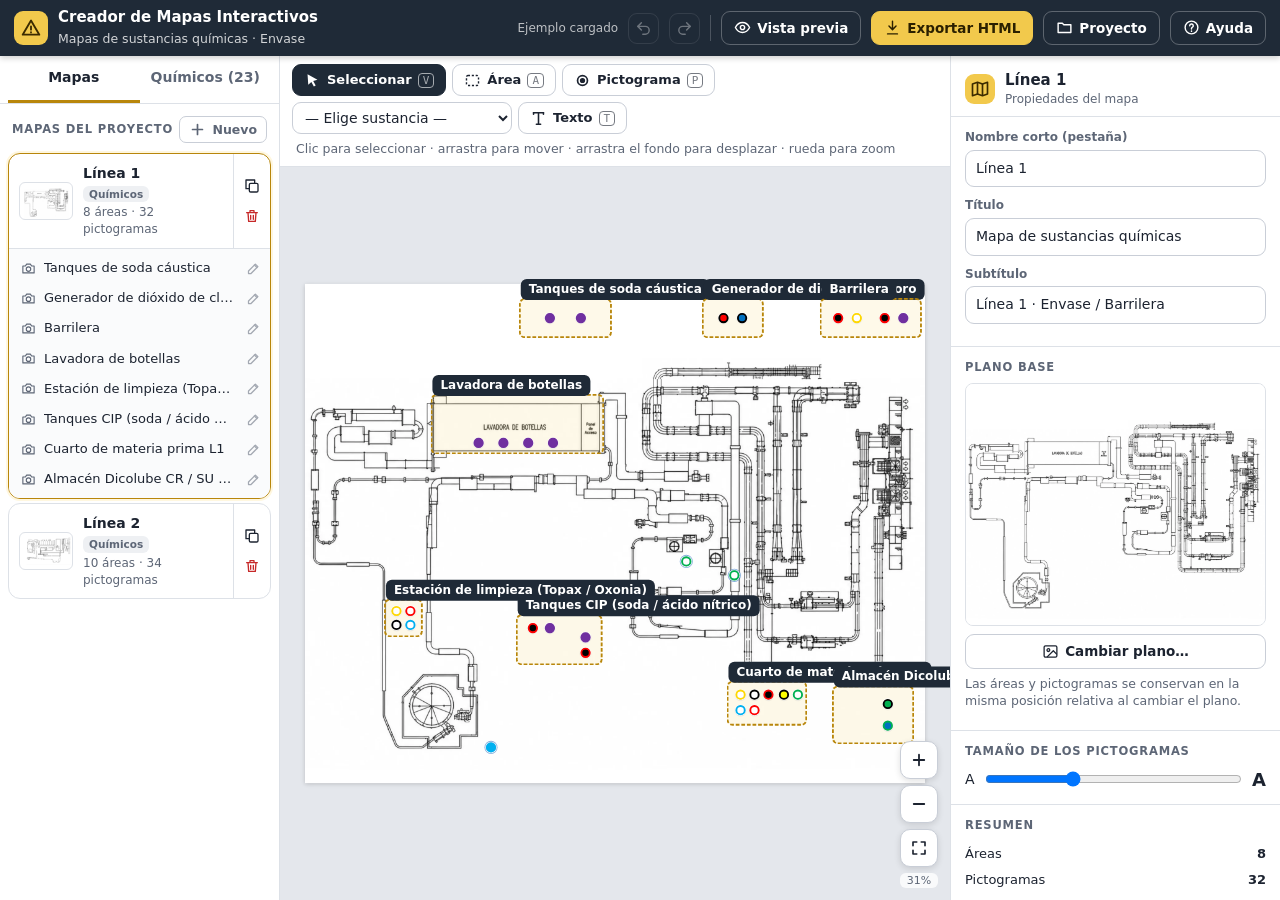
<file: index.html>
<!DOCTYPE html>
<html lang="es">
<head>
<meta charset="utf-8">
<meta name="viewport" content="width=device-width, initial-scale=1">
<meta name="theme-color" content="#1f2a37">
<title>Creador de Mapas Interactivos</title>
<link rel="stylesheet" href="css/editor.css">
</head>
<body>
<div id="app"></div>
<noscript>Esta aplicación necesita JavaScript.</noscript>
<!-- Visor: el mismo código que se incrusta en los HTML exportados -->
<script src="js/viewer-runtime.js"></script>
<!-- Proyecto de ejemplo (mapas L1 y L2 con fotos y fichas SGA) -->
<script src="demo/demo-data.js"></script>
<script src="js/store.js"></script>
<script src="js/exporter.js"></script>
<script src="js/editor.js"></script>
</body>
</html>
</file>
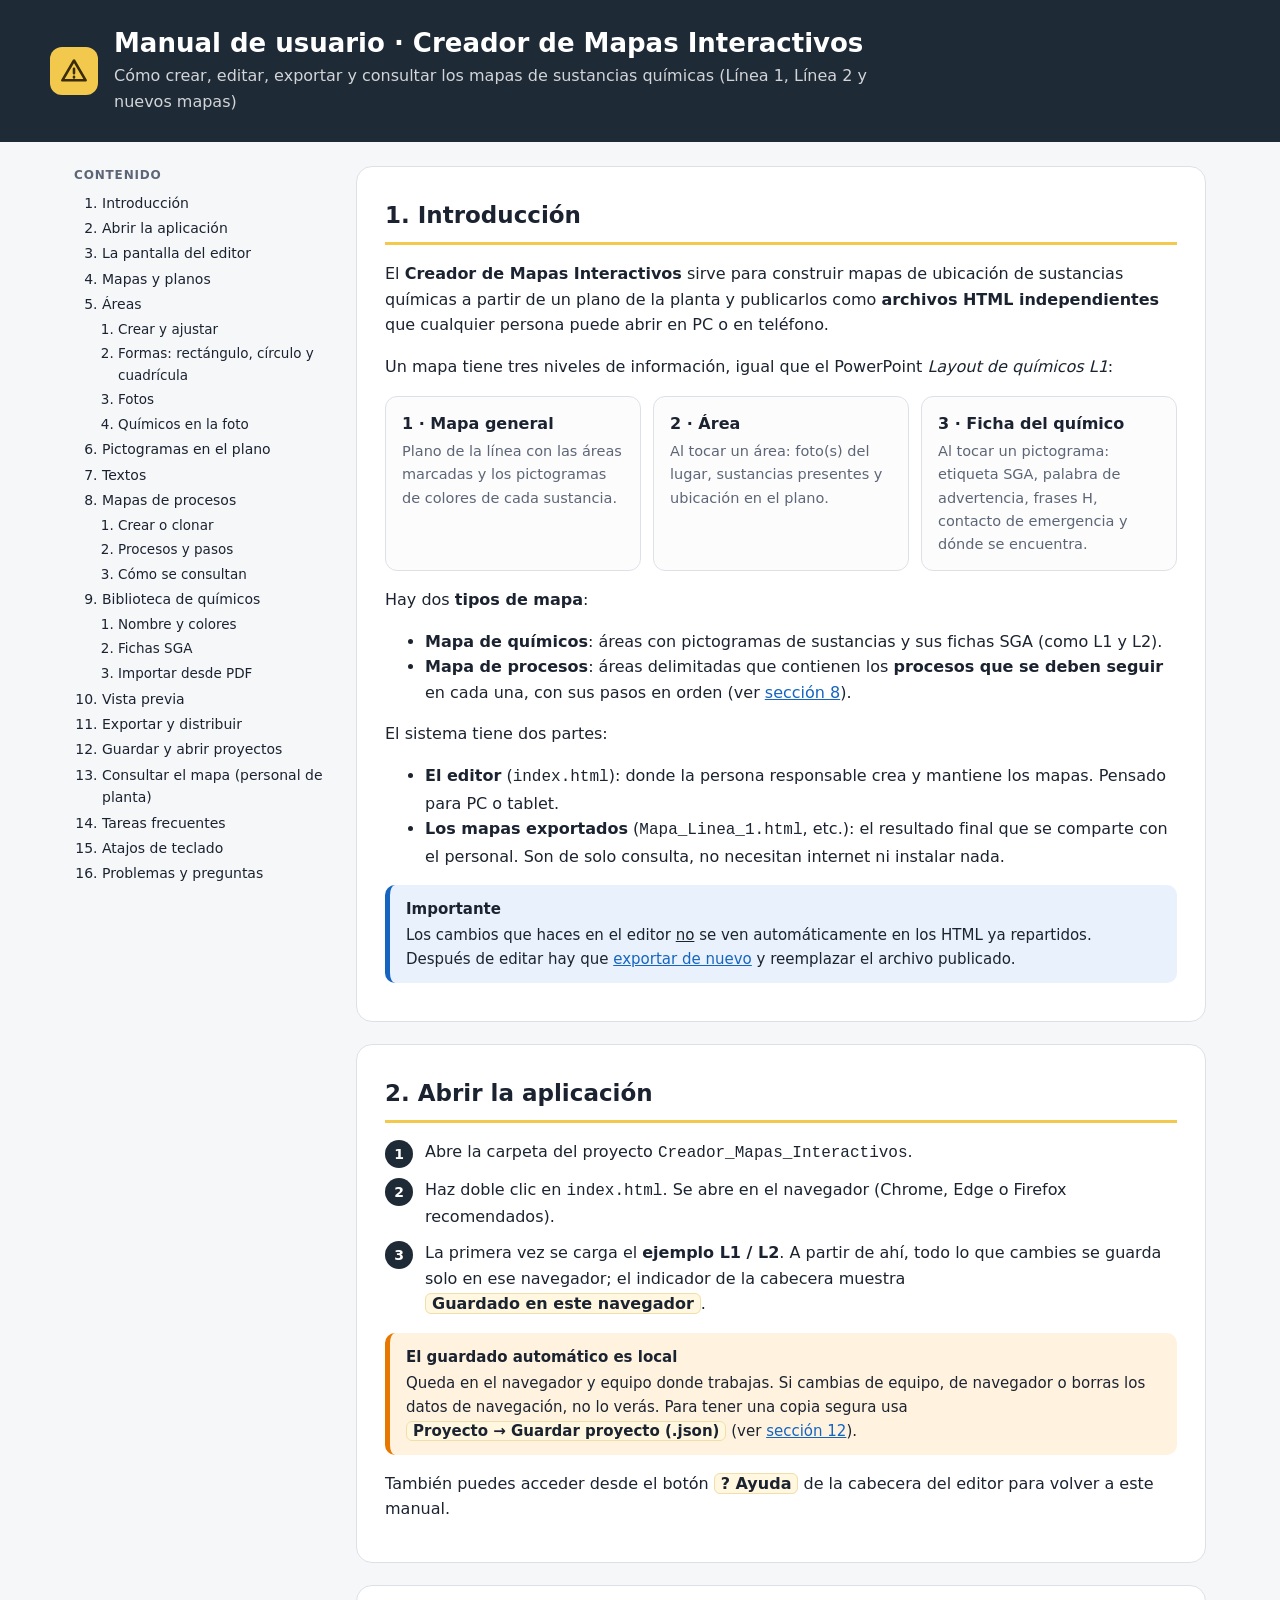
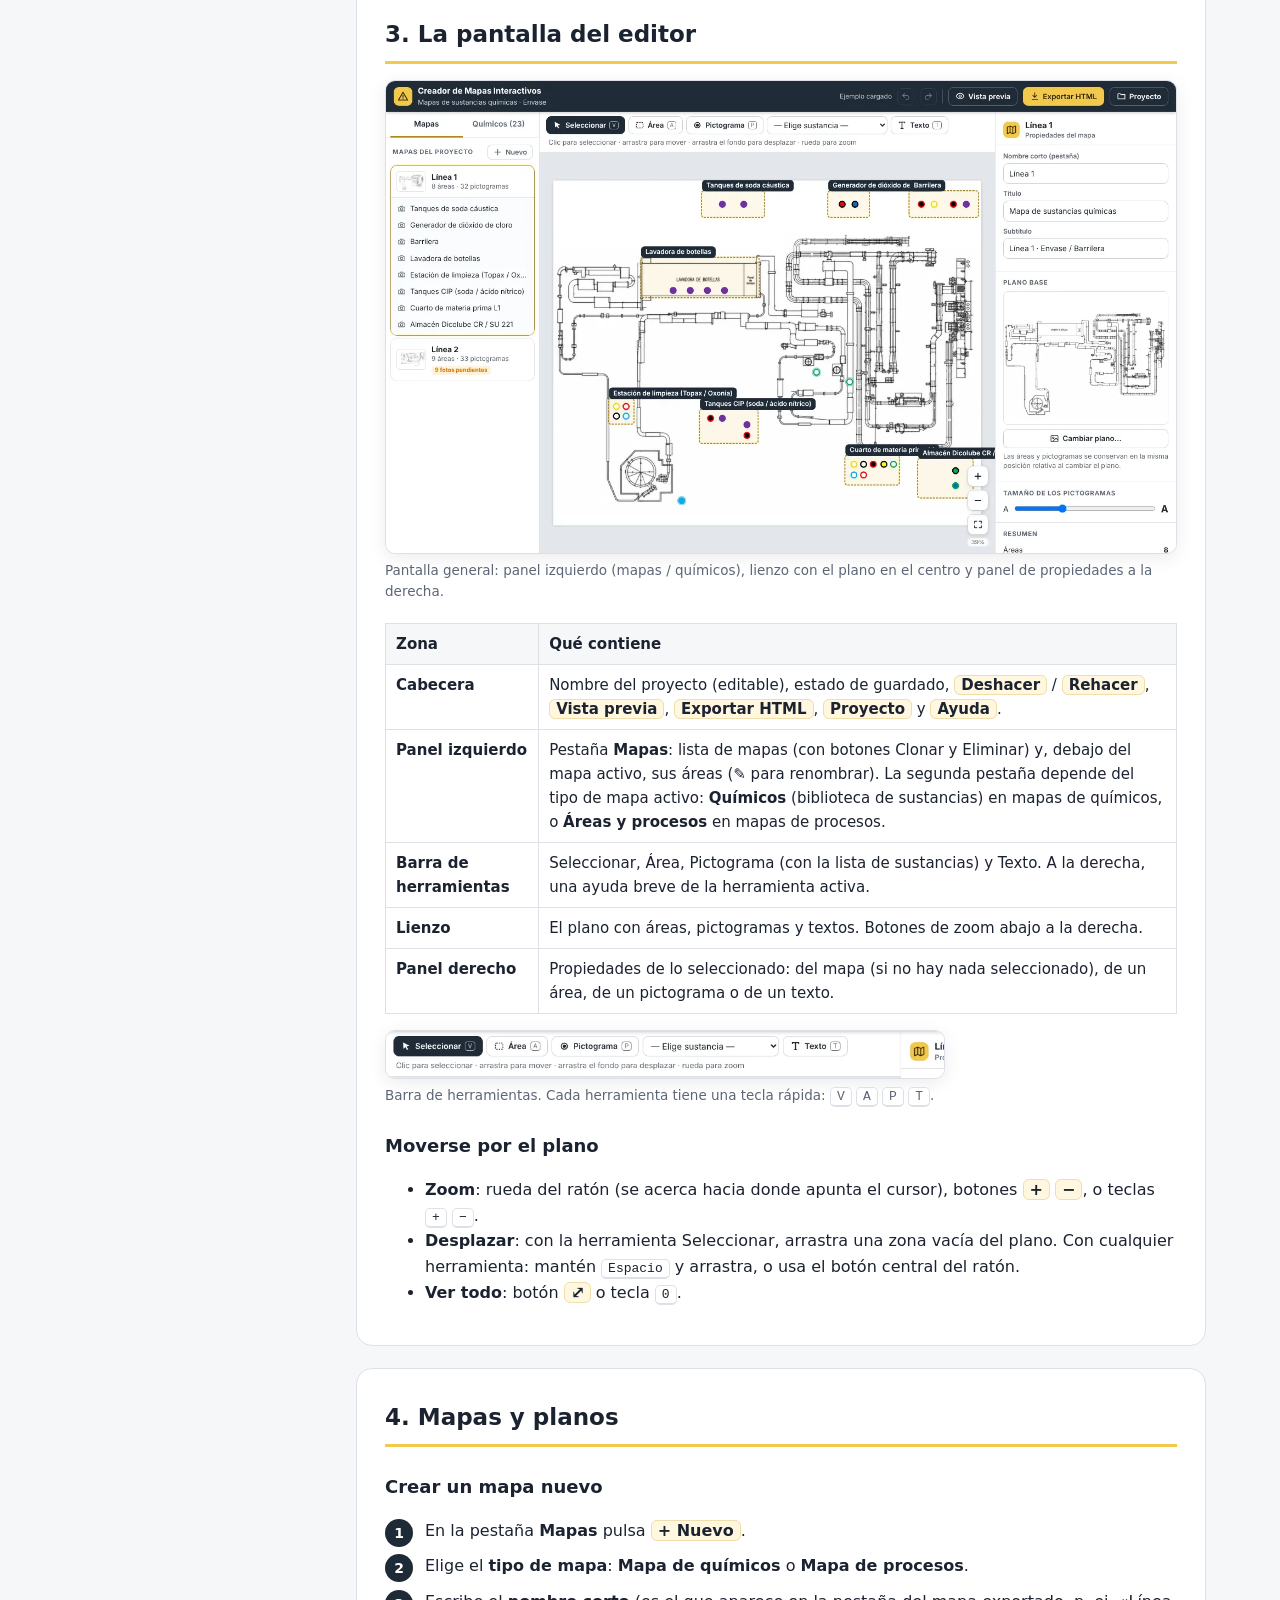
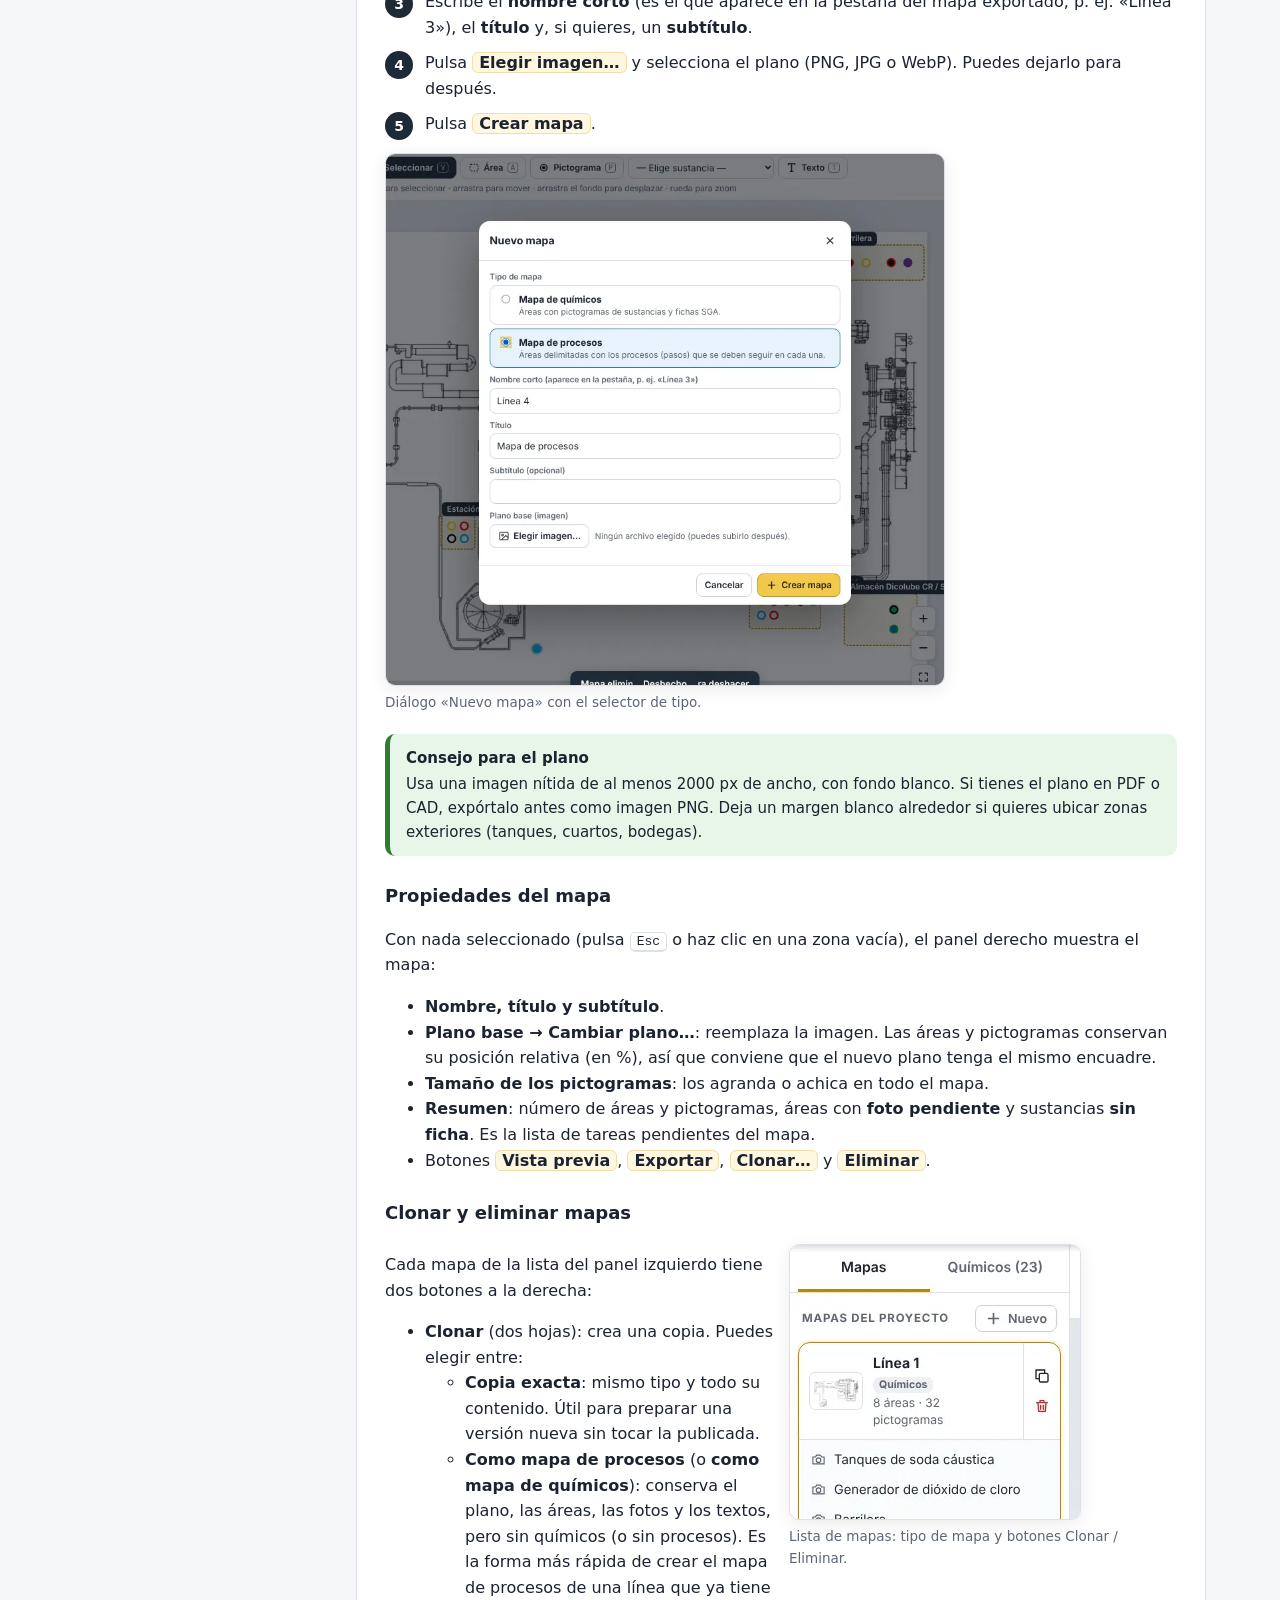
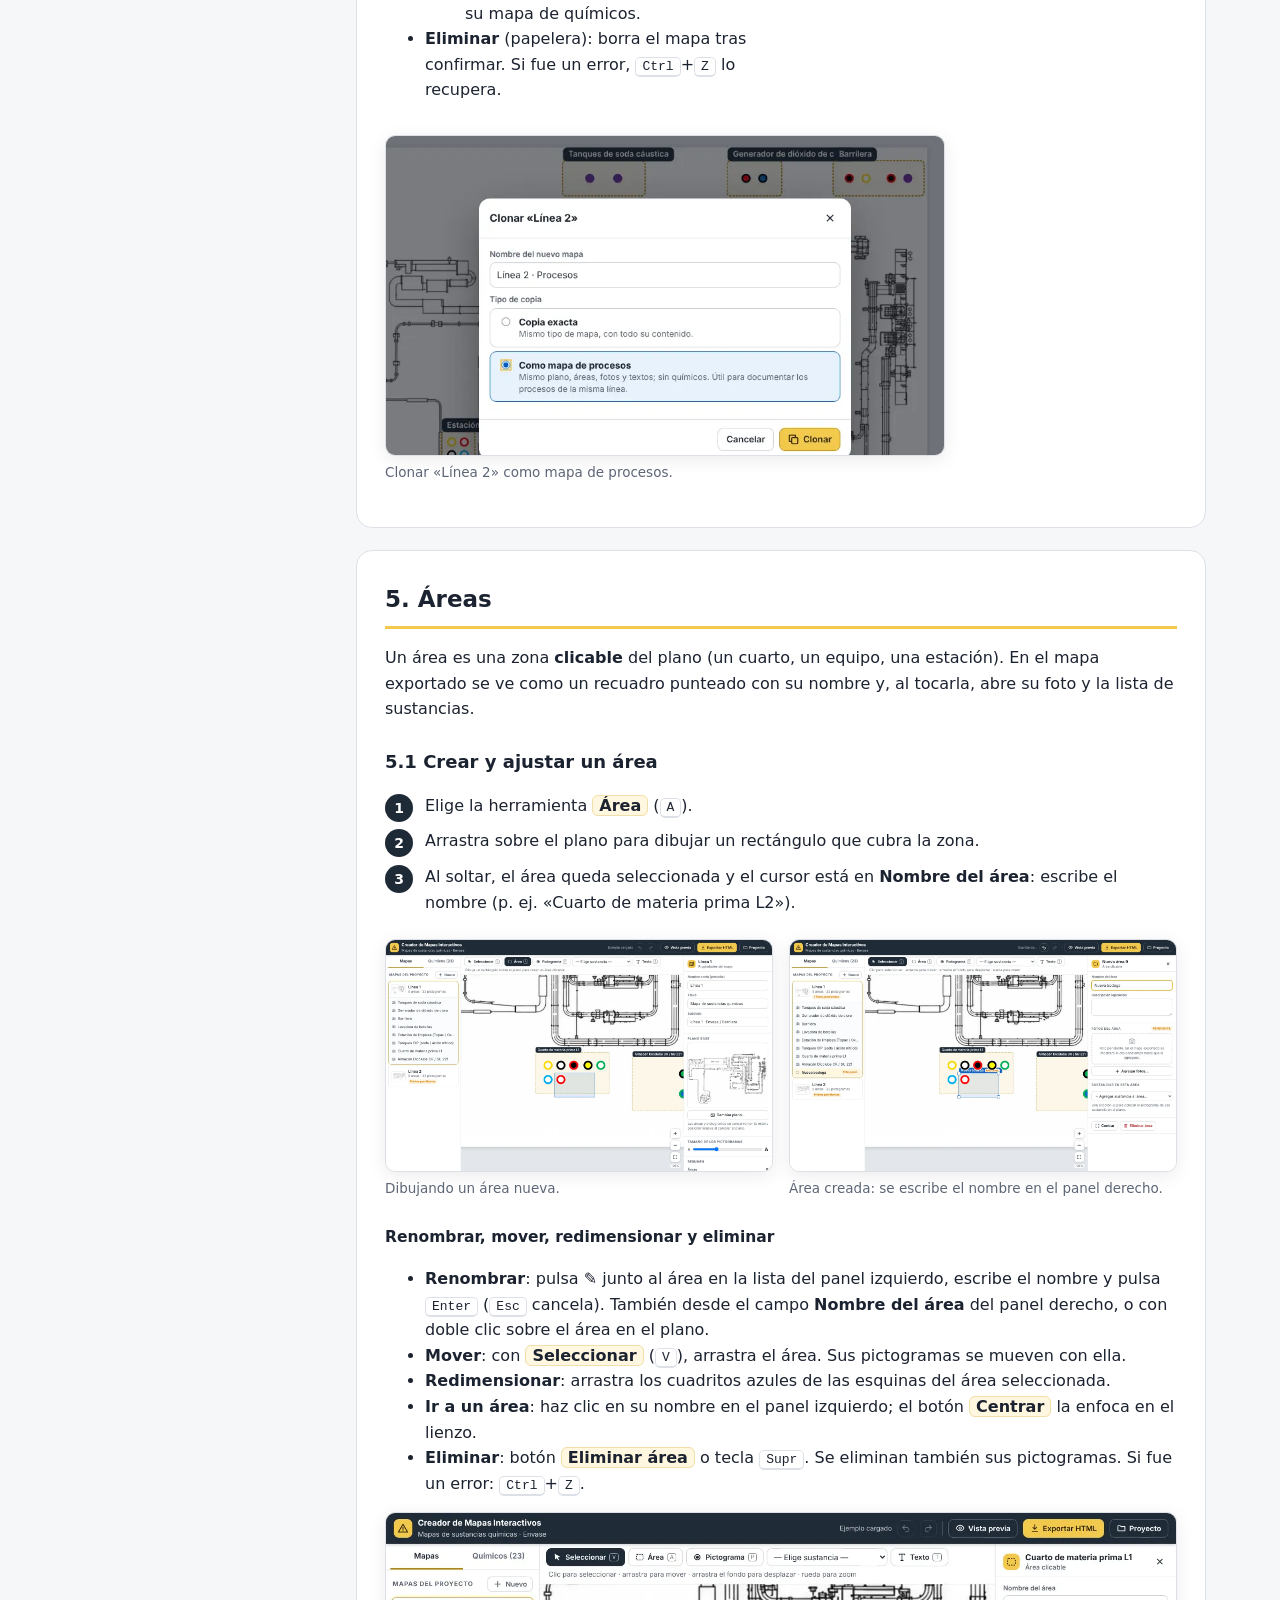
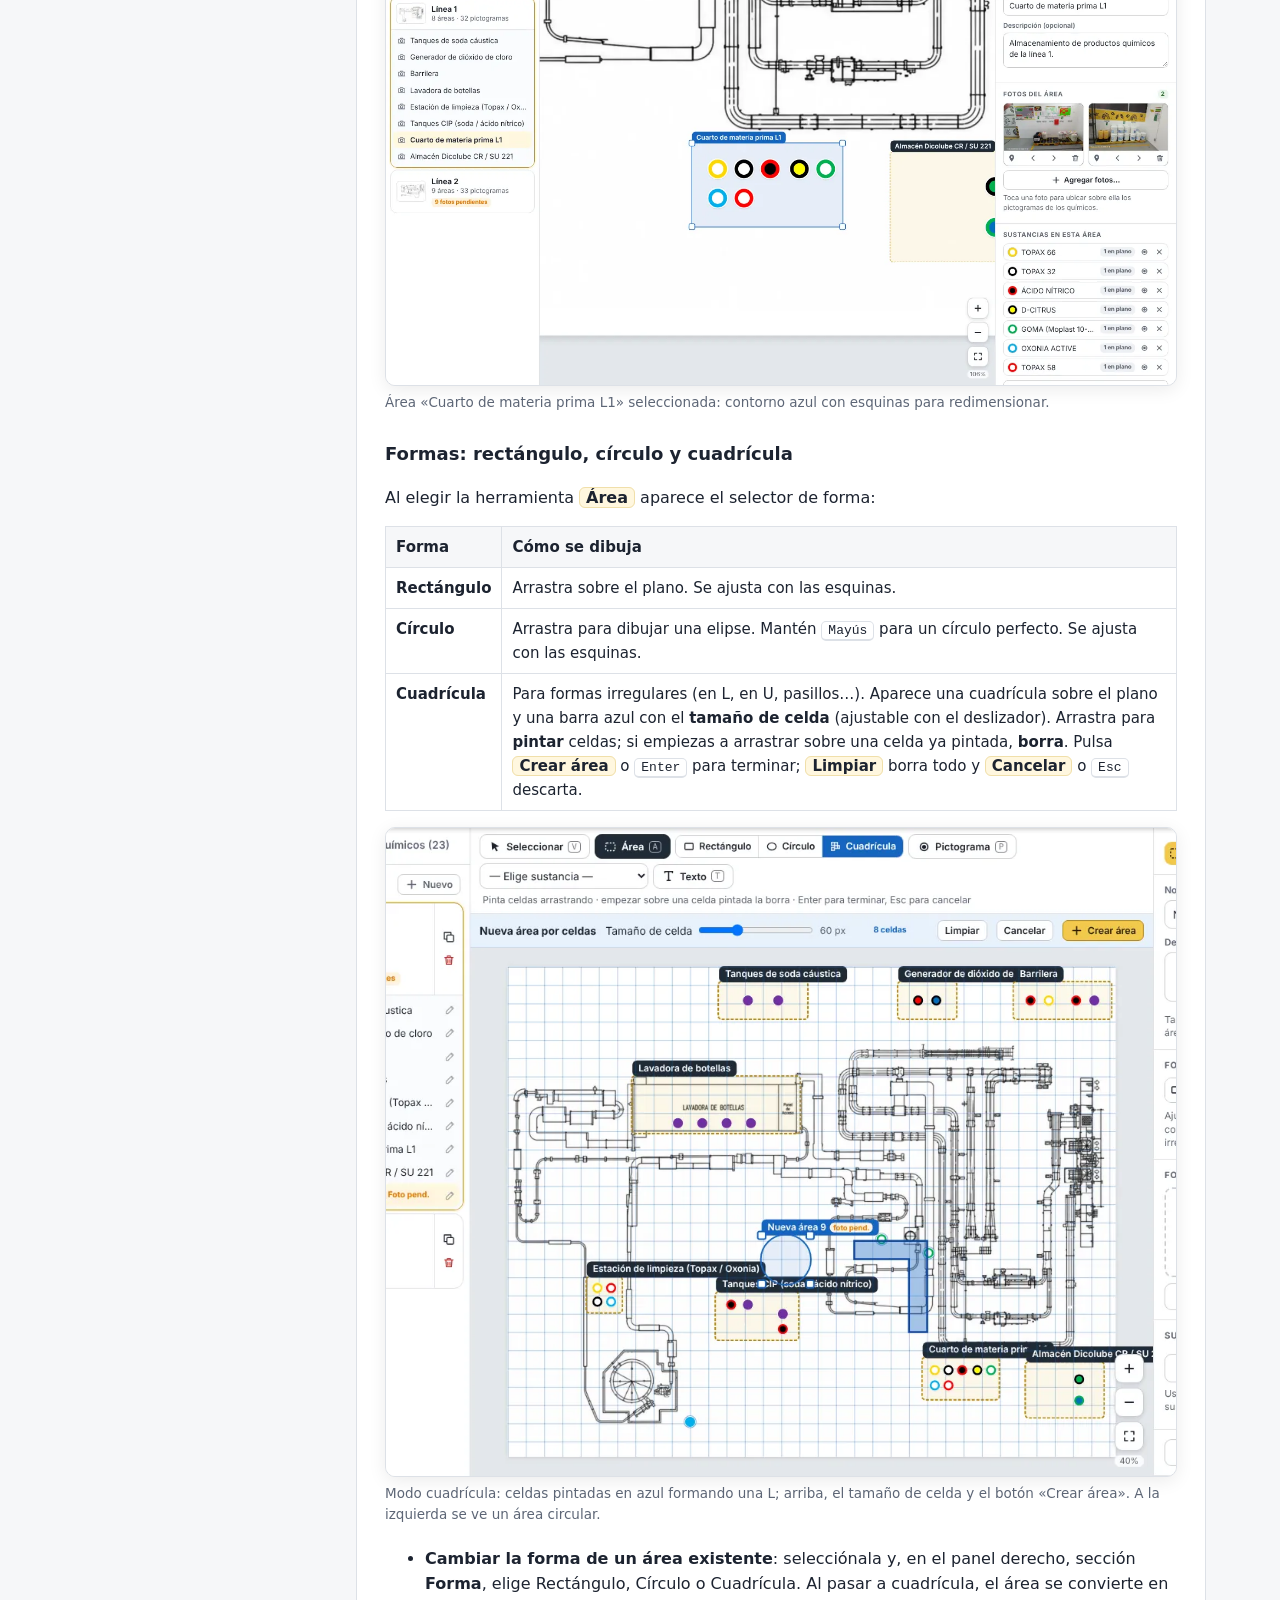
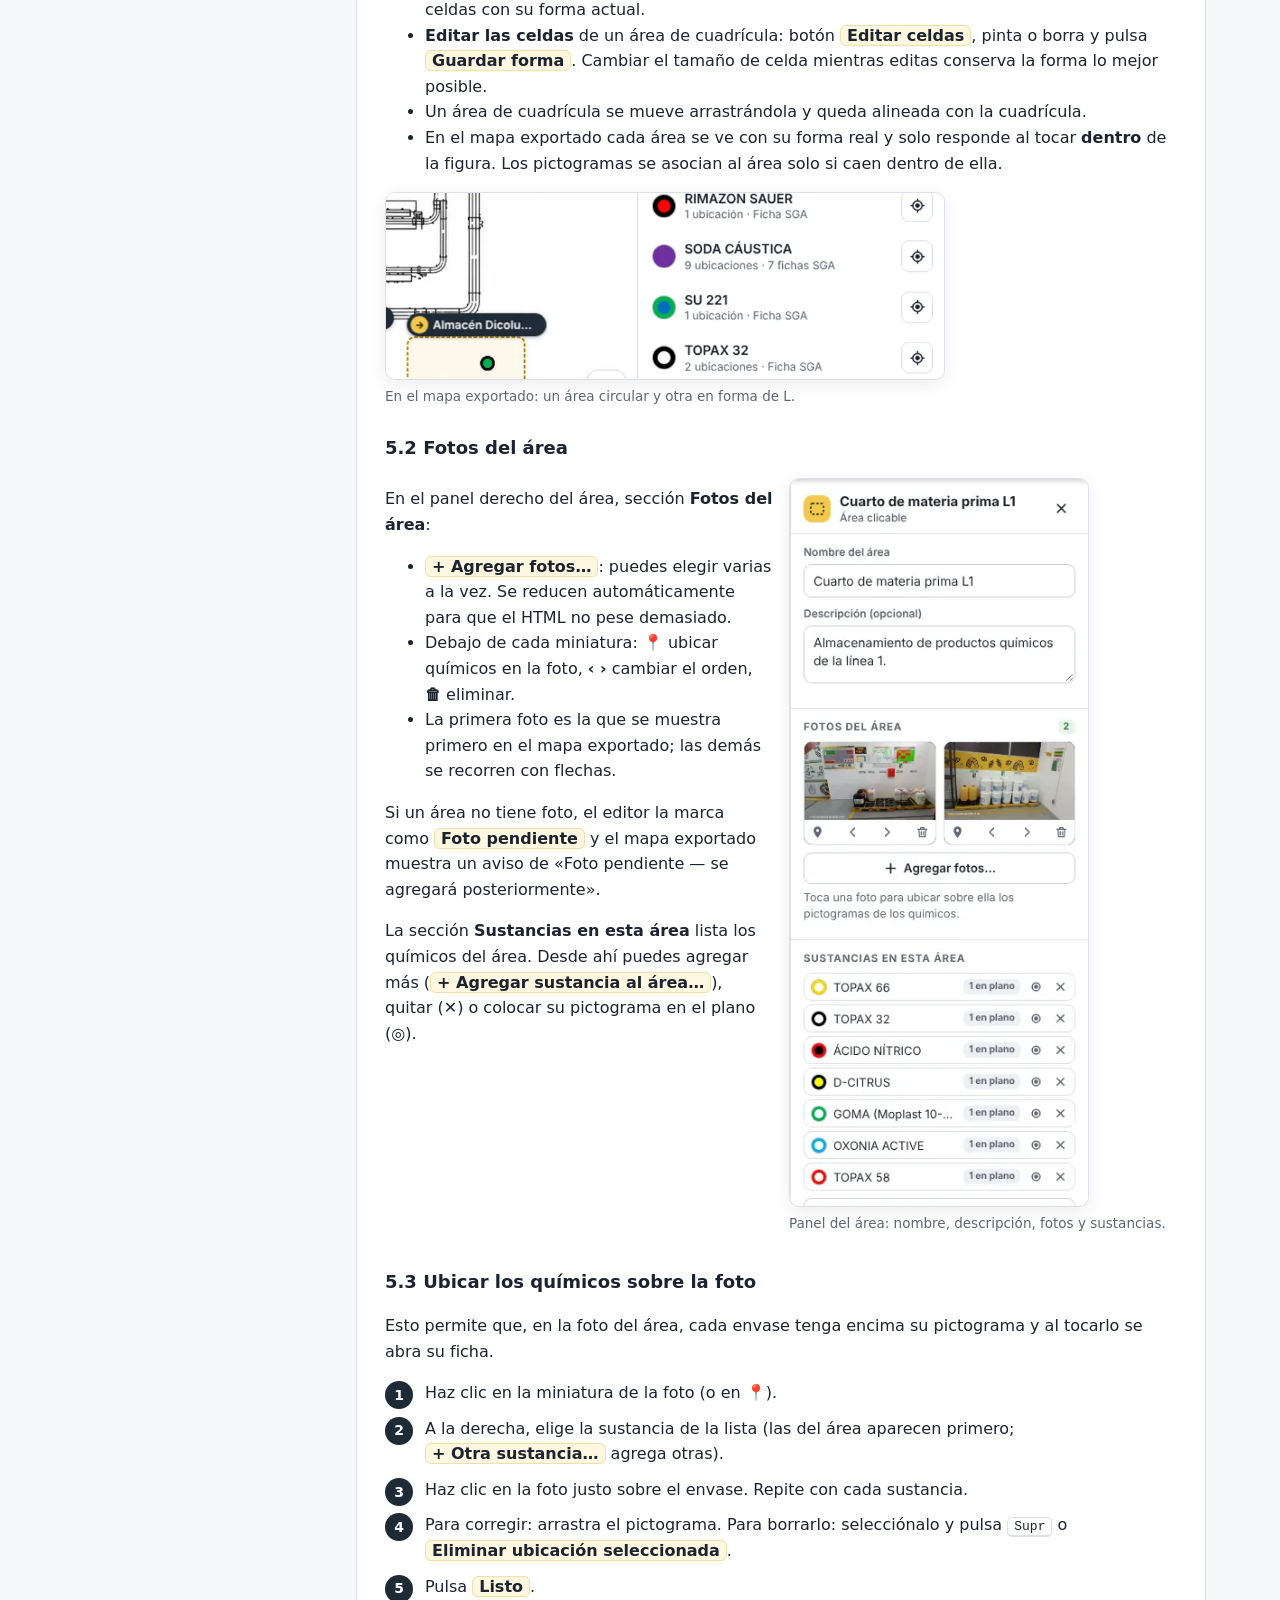
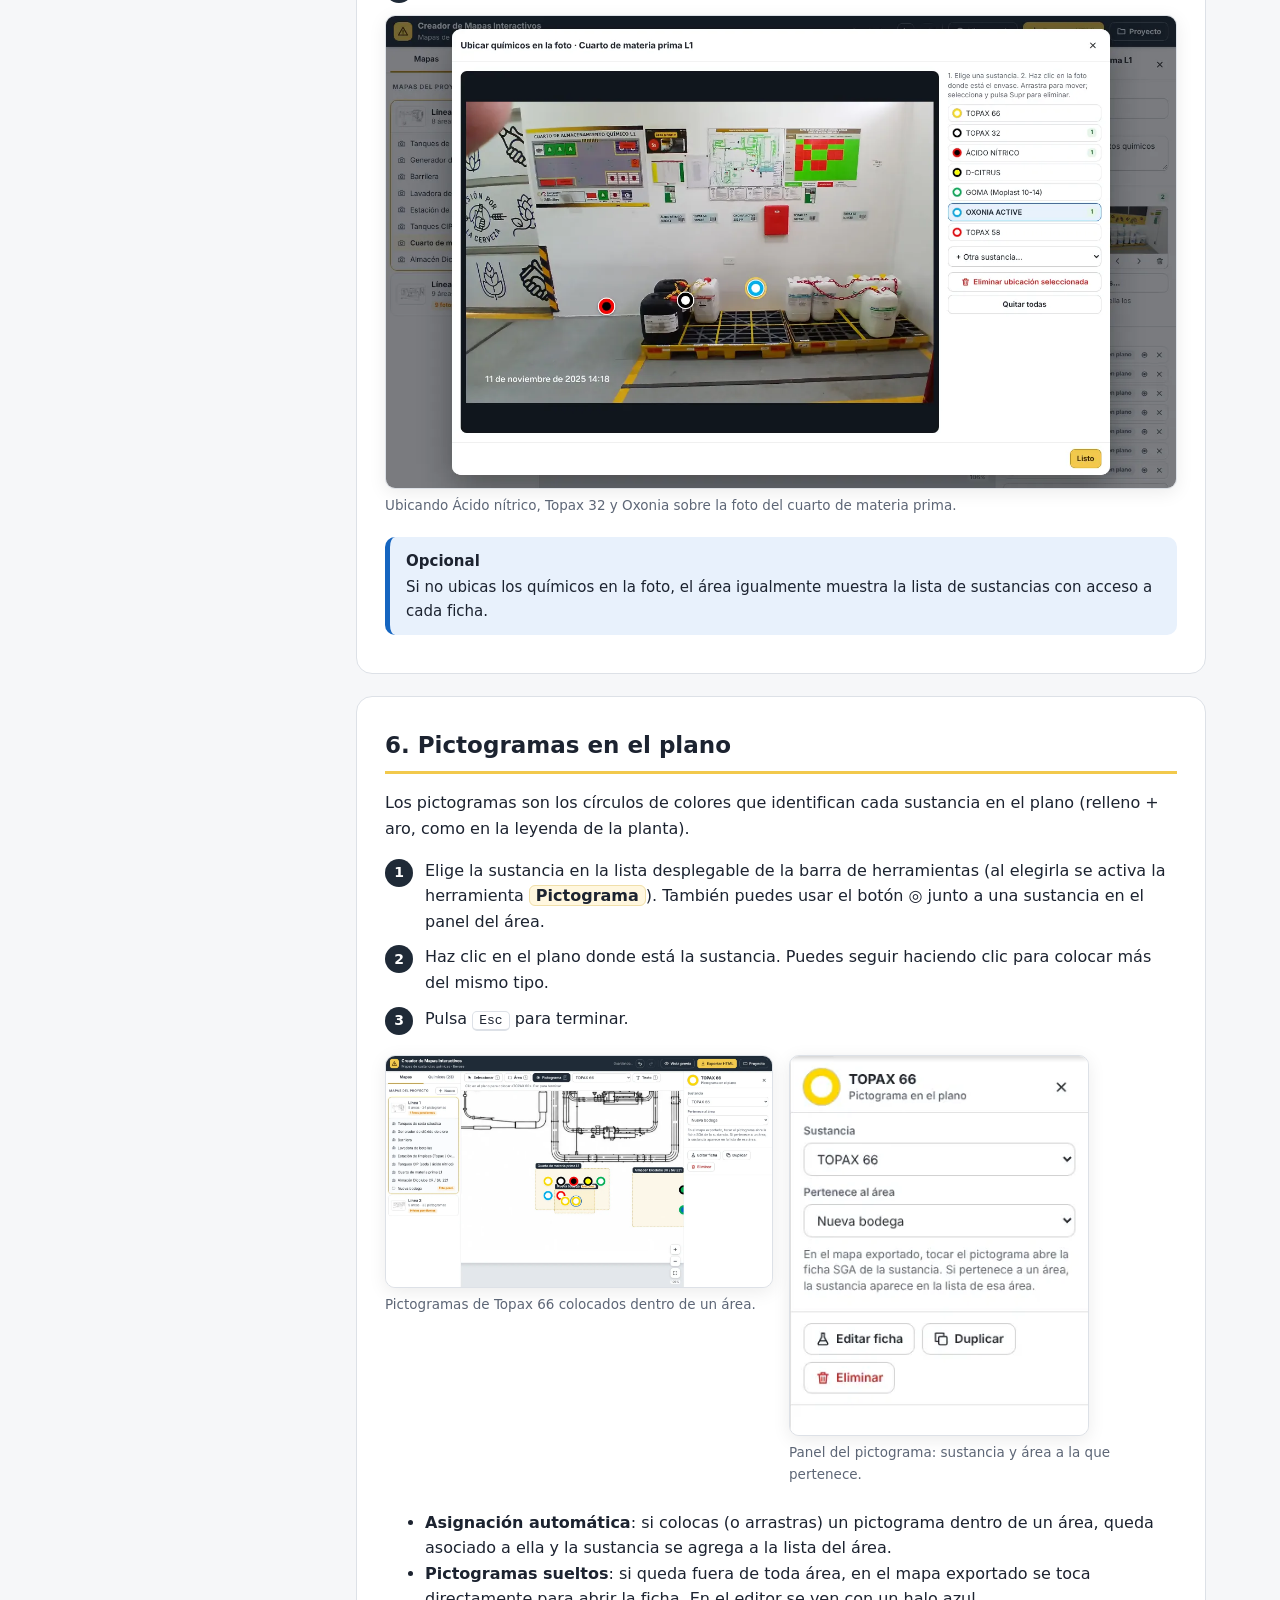
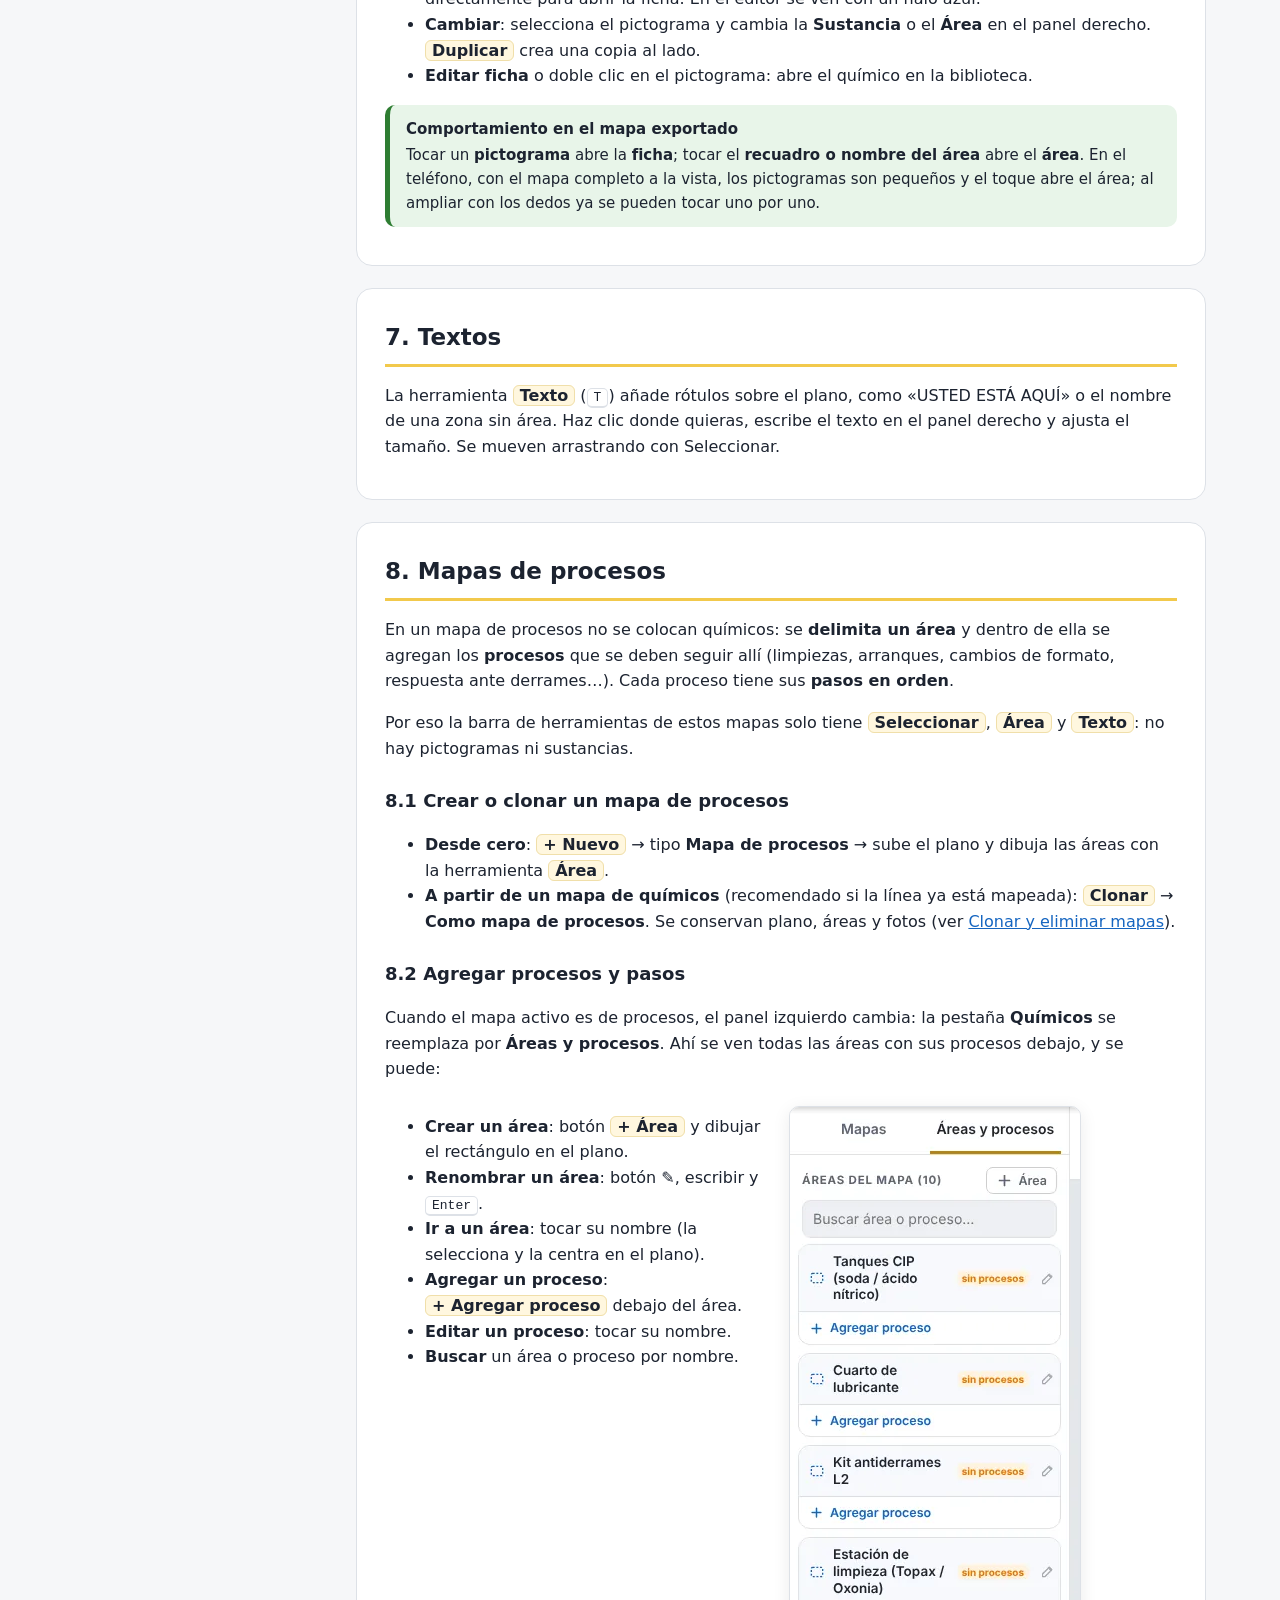
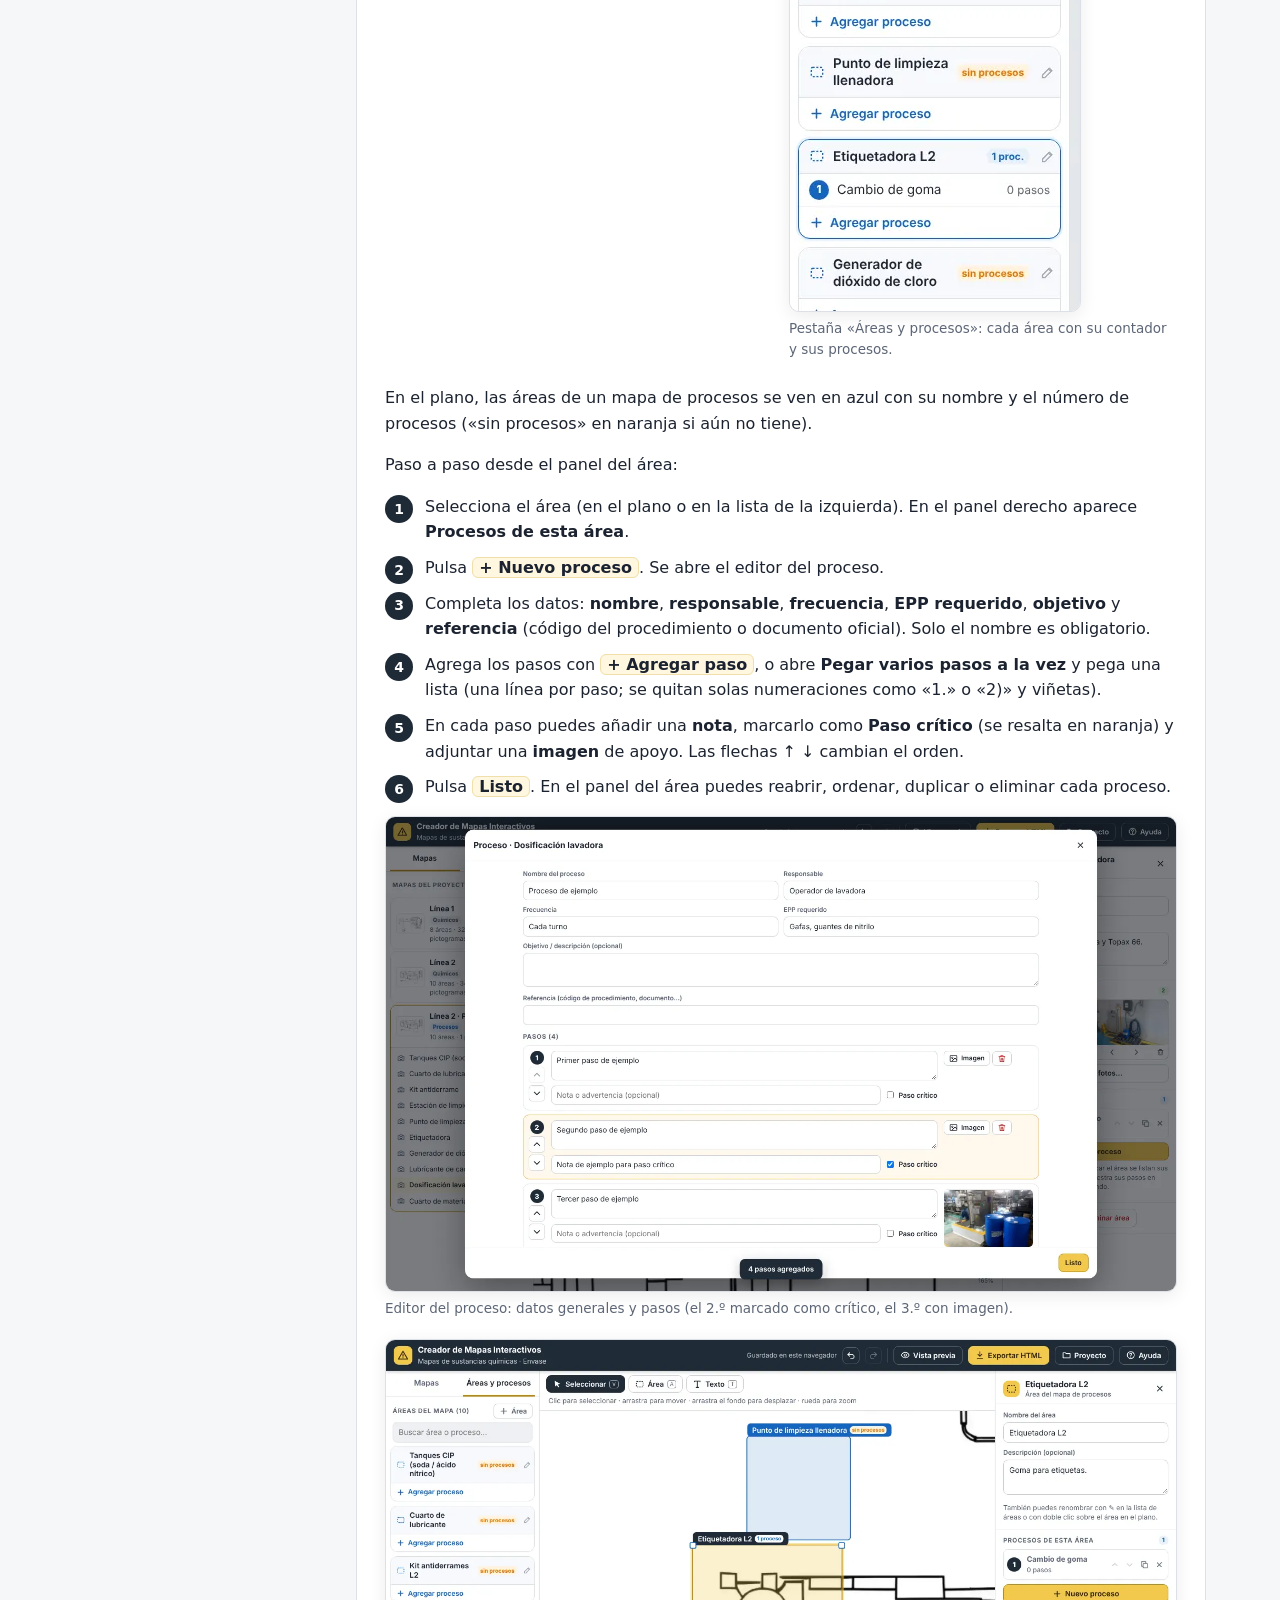
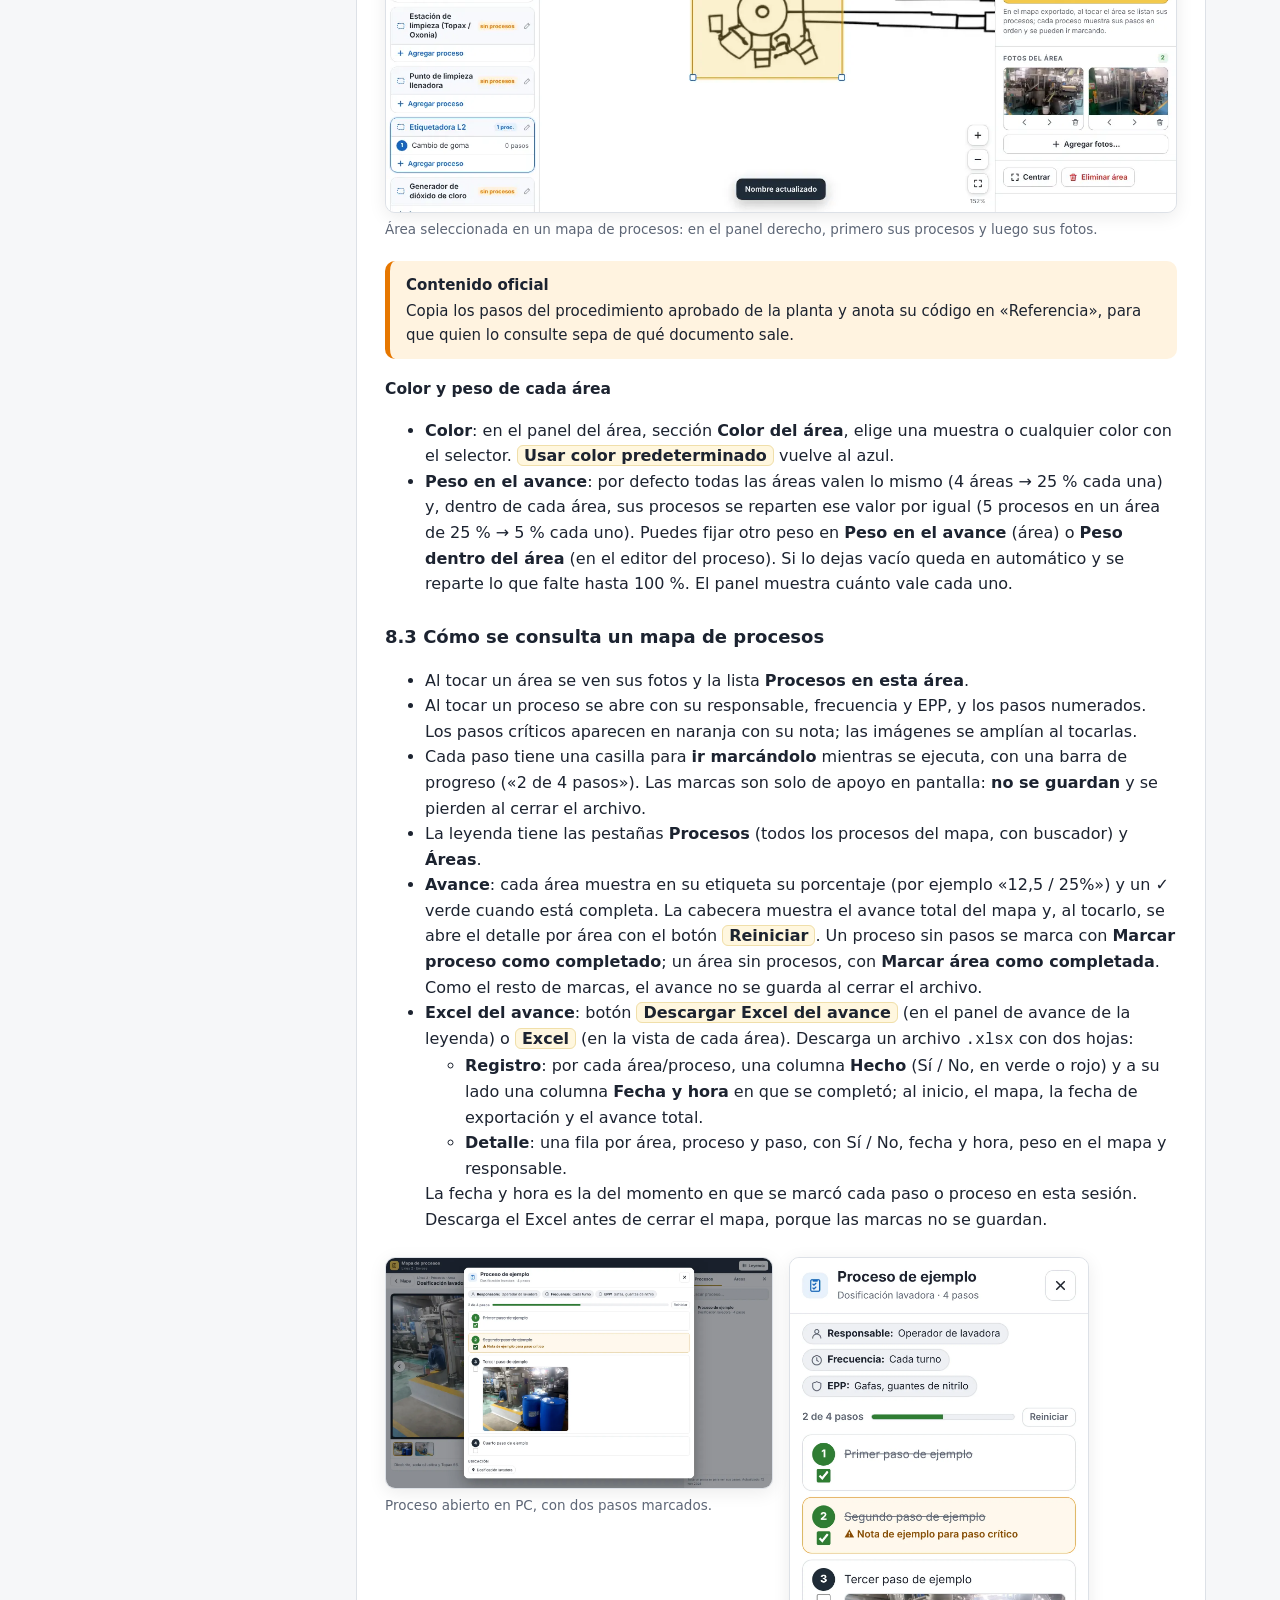
<file: manual/index.html>
<!DOCTYPE html>
<html lang="es">
<head>
<meta charset="utf-8">
<meta name="viewport" content="width=device-width, initial-scale=1">
<title>Manual de usuario · Creador de Mapas Interactivos</title>
<style>
:root{--bg:#f6f7f9;--panel:#fff;--ink:#1c2330;--muted:#5d6676;--line:#dde1e7;--head:#1f2a37;--accent:#b8860b;--accent-2:#f2c94c;--soft:#fff7df;--blue:#1565c0;--danger:#c62828;--ok:#2e7d32}
*{box-sizing:border-box}
html{scroll-behavior:smooth;scroll-padding-top:16px}
body{margin:0;background:var(--bg);color:var(--ink);font:16px/1.6 system-ui,-apple-system,"Segoe UI",Roboto,"Helvetica Neue",Arial,sans-serif}
header.top{background:var(--head);color:#fff;padding:28px 24px}
header.top .in{max-width:1180px;margin:0 auto;display:flex;gap:16px;align-items:center}
.logo{width:48px;height:48px;border-radius:12px;background:var(--accent-2);color:#3b2b00;display:grid;place-items:center;flex:none}
.logo svg{width:28px;height:28px}
header.top h1{margin:0;font-size:26px;line-height:1.2}
header.top p{margin:4px 0 0;opacity:.8}
.layout{max-width:1180px;margin:0 auto;display:grid;grid-template-columns:250px minmax(0,1fr);gap:32px;padding:24px}
nav.toc{position:sticky;top:16px;align-self:start;max-height:calc(100vh - 32px);overflow:auto;font-size:14px}
nav.toc b{display:block;text-transform:uppercase;letter-spacing:.07em;font-size:12px;color:var(--muted);margin-bottom:6px}
nav.toc ol{margin:0;padding-left:28px}
nav.toc li{margin:3px 0}
nav.toc ol ol{padding-left:16px;font-size:13.5px}
nav.toc a{color:var(--ink);text-decoration:none}
nav.toc a:hover{color:var(--blue);text-decoration:underline}
main{min-width:0}
section{background:var(--panel);border:1px solid var(--line);border-radius:16px;padding:8px 28px 24px;margin-bottom:22px}
h2{font-size:23px;margin:22px 0 10px;padding-bottom:8px;border-bottom:3px solid var(--accent-2)}
h3{font-size:18px;margin:26px 0 8px}
h4{font-size:15.5px;margin:18px 0 6px}
p,li{max-width:78ch}
a{color:var(--blue)}
figure{margin:16px 0 20px}
figure img{display:block;max-width:100%;height:auto;border:1px solid var(--line);border-radius:10px;box-shadow:0 4px 18px rgba(0,0,0,.08);background:#fff}
figure.phone img{max-width:min(300px,100%)}
figure.half img{max-width:min(560px,100%)}
figcaption{font-size:13.5px;color:var(--muted);margin-top:6px}
.duo{display:grid;grid-template-columns:repeat(auto-fit,minmax(250px,1fr));gap:16px;align-items:start}
.duo figure{margin:8px 0}
ol.steps{padding-left:0;list-style:none;counter-reset:s}
ol.steps>li{counter-increment:s;position:relative;padding-left:40px;margin:10px 0}
ol.steps>li::before{content:counter(s);position:absolute;left:0;top:1px;width:28px;height:28px;border-radius:50%;background:var(--head);color:#fff;font-weight:700;font-size:14px;display:grid;place-items:center}
.note,.tip,.warn{border-radius:10px;padding:12px 16px;margin:14px 0;font-size:15px}
.tip{background:#e8f5e9;border-left:5px solid var(--ok)}
.note{background:#e8f1fc;border-left:5px solid var(--blue)}
.warn{background:#fff3e0;border-left:5px solid #e67700}
.tip b:first-child,.note b:first-child,.warn b:first-child{display:block;margin-bottom:2px}
kbd{font:13px ui-monospace,SFMono-Regular,Menlo,monospace;background:#fff;border:1px solid var(--line);border-bottom-width:2px;border-radius:5px;padding:1px 6px}
.ui{font-weight:600;background:var(--soft);border:1px solid #f0dfaa;border-radius:6px;padding:0 6px;white-space:nowrap}
table{border-collapse:collapse;width:100%;margin:12px 0;font-size:15px}
th,td{border:1px solid var(--line);padding:8px 10px;text-align:left;vertical-align:top}
th{background:var(--bg)}
.ic{display:inline-block;width:16px;height:16px;border-radius:50%;border:4px solid var(--r);background:var(--f);box-shadow:0 0 0 1px rgba(0,0,0,.25);vertical-align:-3px}
.cards{display:grid;grid-template-columns:repeat(auto-fit,minmax(230px,1fr));gap:12px;margin:14px 0}
.card{border:1px solid var(--line);border-radius:12px;padding:14px 16px;background:#fcfcfd}
.card b{display:block;margin-bottom:4px}
.card p{margin:0;font-size:14.5px;color:var(--muted)}
details{border:1px solid var(--line);border-radius:10px;padding:10px 14px;margin:8px 0;background:#fcfcfd}
details summary{cursor:pointer;font-weight:600}
details p{margin:8px 0 2px}
.check li{list-style:none;position:relative;padding-left:4px}
.check li::before{content:"☐";position:absolute;left:-22px}
footer{max-width:1180px;margin:0 auto;padding:0 24px 40px;color:var(--muted);font-size:13.5px}
@media (max-width:900px){
  .layout{grid-template-columns:1fr;padding:14px}
  nav.toc{position:static;max-height:none;background:var(--panel);border:1px solid var(--line);border-radius:14px;padding:14px 18px}
  section{padding:6px 16px 18px}
  header.top{padding:20px 16px}
  header.top h1{font-size:21px}
}
@media print{
  nav.toc,header.top .logo{display:none}
  .layout{display:block;padding:0}
  section{border:0;padding:0;break-inside:auto}
  figure{break-inside:avoid}
  body{background:#fff}
}
</style>
</head>
<body>
<header class="top"><div class="in">
  <div class="logo"><svg viewBox="0 0 24 24" fill="none" stroke="currentColor" stroke-width="2.2" stroke-linejoin="round"><path d="M12 3 2 20h20L12 3z"/><path d="M12 10v4M12 17v.5" stroke-linecap="round"/></svg></div>
  <div><h1>Manual de usuario · Creador de Mapas Interactivos</h1>
  <p>Cómo crear, editar, exportar y consultar los mapas de sustancias químicas (Línea 1, Línea 2 y nuevos mapas)</p></div>
</div></header>

<div class="layout">
<nav class="toc" aria-label="Contenido">
  <b>Contenido</b>
  <ol>
    <li><a href="#intro">Introducción</a></li>
    <li><a href="#inicio">Abrir la aplicación</a></li>
    <li><a href="#pantalla">La pantalla del editor</a></li>
    <li><a href="#mapas">Mapas y planos</a></li>
    <li><a href="#areas">Áreas</a>
      <ol><li><a href="#area-crear">Crear y ajustar</a></li><li><a href="#area-formas">Formas: rectángulo, círculo y cuadrícula</a></li><li><a href="#area-fotos">Fotos</a></li><li><a href="#area-pines">Químicos en la foto</a></li></ol></li>
    <li><a href="#pictogramas">Pictogramas en el plano</a></li>
    <li><a href="#textos">Textos</a></li>
    <li><a href="#procesos">Mapas de procesos</a>
      <ol><li><a href="#pr-crear">Crear o clonar</a></li><li><a href="#pr-editar">Procesos y pasos</a></li><li><a href="#pr-ver">Cómo se consultan</a></li></ol></li>
    <li><a href="#quimicos">Biblioteca de químicos</a>
      <ol><li><a href="#q-colores">Nombre y colores</a></li><li><a href="#q-fichas">Fichas SGA</a></li><li><a href="#q-pdf">Importar desde PDF</a></li></ol></li>
    <li><a href="#previa">Vista previa</a></li>
    <li><a href="#exportar">Exportar y distribuir</a></li>
    <li><a href="#proyecto">Guardar y abrir proyectos</a></li>
    <li><a href="#visor">Consultar el mapa (personal de planta)</a></li>
    <li><a href="#tareas">Tareas frecuentes</a></li>
    <li><a href="#atajos">Atajos de teclado</a></li>
    <li><a href="#faq">Problemas y preguntas</a></li>
  </ol>
</nav>

<main>

<section id="intro">
<h2>1. Introducción</h2>
<p>El <b>Creador de Mapas Interactivos</b> sirve para construir mapas de ubicación de sustancias químicas a partir de un plano de la planta y publicarlos como <b>archivos HTML independientes</b> que cualquier persona puede abrir en PC o en teléfono.</p>
<p>Un mapa tiene tres niveles de información, igual que el PowerPoint <i>Layout de químicos L1</i>:</p>
<div class="cards">
  <div class="card"><b>1 · Mapa general</b><p>Plano de la línea con las áreas marcadas y los pictogramas de colores de cada sustancia.</p></div>
  <div class="card"><b>2 · Área</b><p>Al tocar un área: foto(s) del lugar, sustancias presentes y ubicación en el plano.</p></div>
  <div class="card"><b>3 · Ficha del químico</b><p>Al tocar un pictograma: etiqueta SGA, palabra de advertencia, frases H, contacto de emergencia y dónde se encuentra.</p></div>
</div>
<p>Hay dos <b>tipos de mapa</b>:</p>
<ul>
  <li><b>Mapa de químicos</b>: áreas con pictogramas de sustancias y sus fichas SGA (como L1 y L2).</li>
  <li><b>Mapa de procesos</b>: áreas delimitadas que contienen los <b>procesos que se deben seguir</b> en cada una, con sus pasos en orden (ver <a href="#procesos">sección 8</a>).</li>
</ul>
<p>El sistema tiene dos partes:</p>
<ul>
  <li><b>El editor</b> (<code>index.html</code>): donde la persona responsable crea y mantiene los mapas. Pensado para PC o tablet.</li>
  <li><b>Los mapas exportados</b> (<code>Mapa_Linea_1.html</code>, etc.): el resultado final que se comparte con el personal. Son de solo consulta, no necesitan internet ni instalar nada.</li>
</ul>
<div class="note"><b>Importante</b>Los cambios que haces en el editor <u>no</u> se ven automáticamente en los HTML ya repartidos. Después de editar hay que <a href="#exportar">exportar de nuevo</a> y reemplazar el archivo publicado.</div>
</section>

<section id="inicio">
<h2>2. Abrir la aplicación</h2>
<ol class="steps">
  <li>Abre la carpeta del proyecto <code>Creador_Mapas_Interactivos</code>.</li>
  <li>Haz doble clic en <code>index.html</code>. Se abre en el navegador (Chrome, Edge o Firefox recomendados).</li>
  <li>La primera vez se carga el <b>ejemplo L1 / L2</b>. A partir de ahí, todo lo que cambies se guarda solo en ese navegador; el indicador de la cabecera muestra <span class="ui">Guardado en este navegador</span>.</li>
</ol>
<div class="warn"><b>El guardado automático es local</b>Queda en el navegador y equipo donde trabajas. Si cambias de equipo, de navegador o borras los datos de navegación, no lo verás. Para tener una copia segura usa <span class="ui">Proyecto → Guardar proyecto (.json)</span> (ver <a href="#proyecto">sección 12</a>).</div>
<p>También puedes acceder desde el botón <span class="ui">? Ayuda</span> de la cabecera del editor para volver a este manual.</p>
</section>

<section id="pantalla">
<h2>3. La pantalla del editor</h2>
<figure><img src="img/ed-general.webp" alt="Pantalla general del editor con el mapa de Línea 1" loading="lazy"><figcaption>Pantalla general: panel izquierdo (mapas / químicos), lienzo con el plano en el centro y panel de propiedades a la derecha.</figcaption></figure>
<table>
  <tr><th>Zona</th><th>Qué contiene</th></tr>
  <tr><td><b>Cabecera</b></td><td>Nombre del proyecto (editable), estado de guardado, <span class="ui">Deshacer</span> / <span class="ui">Rehacer</span>, <span class="ui">Vista previa</span>, <span class="ui">Exportar HTML</span>, <span class="ui">Proyecto</span> y <span class="ui">Ayuda</span>.</td></tr>
  <tr><td><b>Panel izquierdo</b></td><td>Pestaña <b>Mapas</b>: lista de mapas (con botones Clonar y Eliminar) y, debajo del mapa activo, sus áreas (✎ para renombrar). La segunda pestaña depende del tipo de mapa activo: <b>Químicos</b> (biblioteca de sustancias) en mapas de químicos, o <b>Áreas y procesos</b> en mapas de procesos.</td></tr>
  <tr><td><b>Barra de herramientas</b></td><td>Seleccionar, Área, Pictograma (con la lista de sustancias) y Texto. A la derecha, una ayuda breve de la herramienta activa.</td></tr>
  <tr><td><b>Lienzo</b></td><td>El plano con áreas, pictogramas y textos. Botones de zoom abajo a la derecha.</td></tr>
  <tr><td><b>Panel derecho</b></td><td>Propiedades de lo seleccionado: del mapa (si no hay nada seleccionado), de un área, de un pictograma o de un texto.</td></tr>
</table>
<figure class="half"><img src="img/ed-toolbar.webp" alt="Barra de herramientas" loading="lazy"><figcaption>Barra de herramientas. Cada herramienta tiene una tecla rápida: <kbd>V</kbd> <kbd>A</kbd> <kbd>P</kbd> <kbd>T</kbd>.</figcaption></figure>
<h3>Moverse por el plano</h3>
<ul>
  <li><b>Zoom</b>: rueda del ratón (se acerca hacia donde apunta el cursor), botones <span class="ui">+</span> <span class="ui">−</span>, o teclas <kbd>+</kbd> <kbd>−</kbd>.</li>
  <li><b>Desplazar</b>: con la herramienta Seleccionar, arrastra una zona vacía del plano. Con cualquier herramienta: mantén <kbd>Espacio</kbd> y arrastra, o usa el botón central del ratón.</li>
  <li><b>Ver todo</b>: botón <span class="ui">⤢</span> o tecla <kbd>0</kbd>.</li>
</ul>
</section>

<section id="mapas">
<h2>4. Mapas y planos</h2>
<h3>Crear un mapa nuevo</h3>
<ol class="steps">
  <li>En la pestaña <b>Mapas</b> pulsa <span class="ui">+ Nuevo</span>.</li>
  <li>Elige el <b>tipo de mapa</b>: <b>Mapa de químicos</b> o <b>Mapa de procesos</b>.</li>
  <li>Escribe el <b>nombre corto</b> (es el que aparece en la pestaña del mapa exportado, p. ej. «Línea 3»), el <b>título</b> y, si quieres, un <b>subtítulo</b>.</li>
  <li>Pulsa <span class="ui">Elegir imagen…</span> y selecciona el plano (PNG, JPG o WebP). Puedes dejarlo para después.</li>
  <li>Pulsa <span class="ui">Crear mapa</span>.</li>
</ol>
<figure class="half"><img src="img/ed-nuevo-mapa.webp" alt="Diálogo de nuevo mapa" loading="lazy"><figcaption>Diálogo «Nuevo mapa» con el selector de tipo.</figcaption></figure>
<div class="tip"><b>Consejo para el plano</b>Usa una imagen nítida de al menos 2000 px de ancho, con fondo blanco. Si tienes el plano en PDF o CAD, expórtalo antes como imagen PNG. Deja un margen blanco alrededor si quieres ubicar zonas exteriores (tanques, cuartos, bodegas).</div>
<h3>Propiedades del mapa</h3>
<p>Con nada seleccionado (pulsa <kbd>Esc</kbd> o haz clic en una zona vacía), el panel derecho muestra el mapa:</p>
<ul>
  <li><b>Nombre, título y subtítulo</b>.</li>
  <li><b>Plano base → Cambiar plano…</b>: reemplaza la imagen. Las áreas y pictogramas conservan su posición relativa (en %), así que conviene que el nuevo plano tenga el mismo encuadre.</li>
  <li><b>Tamaño de los pictogramas</b>: los agranda o achica en todo el mapa.</li>
  <li><b>Resumen</b>: número de áreas y pictogramas, áreas con <b>foto pendiente</b> y sustancias <b>sin ficha</b>. Es la lista de tareas pendientes del mapa.</li>
  <li>Botones <span class="ui">Vista previa</span>, <span class="ui">Exportar</span>, <span class="ui">Clonar…</span> y <span class="ui">Eliminar</span>.</li>
</ul>
<h3 id="clonar">Clonar y eliminar mapas</h3>
<div class="duo">
<div>
<p>Cada mapa de la lista del panel izquierdo tiene dos botones a la derecha:</p>
<ul>
  <li><b>Clonar</b> (dos hojas): crea una copia. Puedes elegir entre:
    <ul><li><b>Copia exacta</b>: mismo tipo y todo su contenido. Útil para preparar una versión nueva sin tocar la publicada.</li>
    <li><b>Como mapa de procesos</b> (o <b>como mapa de químicos</b>): conserva el plano, las áreas, las fotos y los textos, pero sin químicos (o sin procesos). Es la forma más rápida de crear el mapa de procesos de una línea que ya tiene su mapa de químicos.</li></ul></li>
  <li><b>Eliminar</b> (papelera): borra el mapa tras confirmar. Si fue un error, <kbd>Ctrl</kbd>+<kbd>Z</kbd> lo recupera.</li>
</ul>
</div>
<figure class="phone"><img src="img/ed-lista-mapas.webp" alt="Lista de mapas con botones Clonar y Eliminar" loading="lazy"><figcaption>Lista de mapas: tipo de mapa y botones Clonar / Eliminar.</figcaption></figure>
</div>
<figure class="half"><img src="img/ed-clonar.webp" alt="Diálogo Clonar mapa" loading="lazy"><figcaption>Clonar «Línea 2» como mapa de procesos.</figcaption></figure>
</section>

<section id="areas">
<h2>5. Áreas</h2>
<p>Un área es una zona <b>clicable</b> del plano (un cuarto, un equipo, una estación). En el mapa exportado se ve como un recuadro punteado con su nombre y, al tocarla, abre su foto y la lista de sustancias.</p>

<h3 id="area-crear">5.1 Crear y ajustar un área</h3>
<ol class="steps">
  <li>Elige la herramienta <span class="ui">Área</span> (<kbd>A</kbd>).</li>
  <li>Arrastra sobre el plano para dibujar un rectángulo que cubra la zona.</li>
  <li>Al soltar, el área queda seleccionada y el cursor está en <b>Nombre del área</b>: escribe el nombre (p. ej. «Cuarto de materia prima L2»).</li>
</ol>
<div class="duo">
<figure><img src="img/ed-dibujar.webp" alt="Dibujando un área" loading="lazy"><figcaption>Dibujando un área nueva.</figcaption></figure>
<figure><img src="img/ed-area-nueva.webp" alt="Área recién creada" loading="lazy"><figcaption>Área creada: se escribe el nombre en el panel derecho.</figcaption></figure>
</div>
<h4>Renombrar, mover, redimensionar y eliminar</h4>
<ul>
  <li><b>Renombrar</b>: pulsa ✎ junto al área en la lista del panel izquierdo, escribe el nombre y pulsa <kbd>Enter</kbd> (<kbd>Esc</kbd> cancela). También desde el campo <b>Nombre del área</b> del panel derecho, o con doble clic sobre el área en el plano.</li>
  <li><b>Mover</b>: con <span class="ui">Seleccionar</span> (<kbd>V</kbd>), arrastra el área. Sus pictogramas se mueven con ella.</li>
  <li><b>Redimensionar</b>: arrastra los cuadritos azules de las esquinas del área seleccionada.</li>
  <li><b>Ir a un área</b>: haz clic en su nombre en el panel izquierdo; el botón <span class="ui">Centrar</span> la enfoca en el lienzo.</li>
  <li><b>Eliminar</b>: botón <span class="ui">Eliminar área</span> o tecla <kbd>Supr</kbd>. Se eliminan también sus pictogramas. Si fue un error: <kbd>Ctrl</kbd>+<kbd>Z</kbd>.</li>
</ul>
<figure><img src="img/ed-area.webp" alt="Área seleccionada en el editor" loading="lazy"><figcaption>Área «Cuarto de materia prima L1» seleccionada: contorno azul con esquinas para redimensionar.</figcaption></figure>

<h3 id="area-formas">Formas: rectángulo, círculo y cuadrícula</h3>
<p>Al elegir la herramienta <span class="ui">Área</span> aparece el selector de forma:</p>
<table>
  <tr><th>Forma</th><th>Cómo se dibuja</th></tr>
  <tr><td><b>Rectángulo</b></td><td>Arrastra sobre el plano. Se ajusta con las esquinas.</td></tr>
  <tr><td><b>Círculo</b></td><td>Arrastra para dibujar una elipse. Mantén <kbd>Mayús</kbd> para un círculo perfecto. Se ajusta con las esquinas.</td></tr>
  <tr><td><b>Cuadrícula</b></td><td>Para formas irregulares (en L, en U, pasillos…). Aparece una cuadrícula sobre el plano y una barra azul con el <b>tamaño de celda</b> (ajustable con el deslizador). Arrastra para <b>pintar</b> celdas; si empiezas a arrastrar sobre una celda ya pintada, <b>borra</b>. Pulsa <span class="ui">Crear área</span> o <kbd>Enter</kbd> para terminar; <span class="ui">Limpiar</span> borra todo y <span class="ui">Cancelar</span> o <kbd>Esc</kbd> descarta.</td></tr>
</table>
<figure><img src="img/ed-cuadricula.webp" alt="Pintando un área en modo cuadrícula" loading="lazy"><figcaption>Modo cuadrícula: celdas pintadas en azul formando una L; arriba, el tamaño de celda y el botón «Crear área». A la izquierda se ve un área circular.</figcaption></figure>
<ul>
  <li><b>Cambiar la forma de un área existente</b>: selecciónala y, en el panel derecho, sección <b>Forma</b>, elige Rectángulo, Círculo o Cuadrícula. Al pasar a cuadrícula, el área se convierte en celdas con su forma actual.</li>
  <li><b>Editar las celdas</b> de un área de cuadrícula: botón <span class="ui">Editar celdas</span>, pinta o borra y pulsa <span class="ui">Guardar forma</span>. Cambiar el tamaño de celda mientras editas conserva la forma lo mejor posible.</li>
  <li>Un área de cuadrícula se mueve arrastrándola y queda alineada con la cuadrícula.</li>
  <li>En el mapa exportado cada área se ve con su forma real y solo responde al tocar <b>dentro</b> de la figura. Los pictogramas se asocian al área solo si caen dentro de ella.</li>
</ul>
<figure class="half"><img src="img/vi-formas.webp" alt="Áreas circular y en L en el mapa exportado" loading="lazy"><figcaption>En el mapa exportado: un área circular y otra en forma de L.</figcaption></figure>

<h3 id="area-fotos">5.2 Fotos del área</h3>
<div class="duo">
<div>
<p>En el panel derecho del área, sección <b>Fotos del área</b>:</p>
<ul>
  <li><span class="ui">+ Agregar fotos…</span>: puedes elegir varias a la vez. Se reducen automáticamente para que el HTML no pese demasiado.</li>
  <li>Debajo de cada miniatura: <b>📍</b> ubicar químicos en la foto, <b>‹ ›</b> cambiar el orden, <b>🗑</b> eliminar.</li>
  <li>La primera foto es la que se muestra primero en el mapa exportado; las demás se recorren con flechas.</li>
</ul>
<p>Si un área no tiene foto, el editor la marca como <span class="ui">Foto pendiente</span> y el mapa exportado muestra un aviso de «Foto pendiente — se agregará posteriormente».</p>
<p>La sección <b>Sustancias en esta área</b> lista los químicos del área. Desde ahí puedes agregar más (<span class="ui">+ Agregar sustancia al área…</span>), quitar (✕) o colocar su pictograma en el plano (◎).</p>
</div>
<figure class="phone"><img src="img/ed-area-panel.webp" alt="Panel de propiedades de un área" loading="lazy"><figcaption>Panel del área: nombre, descripción, fotos y sustancias.</figcaption></figure>
</div>

<h3 id="area-pines">5.3 Ubicar los químicos sobre la foto</h3>
<p>Esto permite que, en la foto del área, cada envase tenga encima su pictograma y al tocarlo se abra su ficha.</p>
<ol class="steps">
  <li>Haz clic en la miniatura de la foto (o en 📍).</li>
  <li>A la derecha, elige la sustancia de la lista (las del área aparecen primero; <span class="ui">+ Otra sustancia…</span> agrega otras).</li>
  <li>Haz clic en la foto justo sobre el envase. Repite con cada sustancia.</li>
  <li>Para corregir: arrastra el pictograma. Para borrarlo: selecciónalo y pulsa <kbd>Supr</kbd> o <span class="ui">Eliminar ubicación seleccionada</span>.</li>
  <li>Pulsa <span class="ui">Listo</span>.</li>
</ol>
<figure><img src="img/ed-pines.webp" alt="Editor de ubicaciones sobre la foto" loading="lazy"><figcaption>Ubicando Ácido nítrico, Topax 32 y Oxonia sobre la foto del cuarto de materia prima.</figcaption></figure>
<div class="note"><b>Opcional</b>Si no ubicas los químicos en la foto, el área igualmente muestra la lista de sustancias con acceso a cada ficha.</div>
</section>

<section id="pictogramas">
<h2>6. Pictogramas en el plano</h2>
<p>Los pictogramas son los círculos de colores que identifican cada sustancia en el plano (relleno + aro, como en la leyenda de la planta).</p>
<ol class="steps">
  <li>Elige la sustancia en la lista desplegable de la barra de herramientas (al elegirla se activa la herramienta <span class="ui">Pictograma</span>). También puedes usar el botón ◎ junto a una sustancia en el panel del área.</li>
  <li>Haz clic en el plano donde está la sustancia. Puedes seguir haciendo clic para colocar más del mismo tipo.</li>
  <li>Pulsa <kbd>Esc</kbd> para terminar.</li>
</ol>
<div class="duo">
<figure><img src="img/ed-pictograma.webp" alt="Colocando pictogramas" loading="lazy"><figcaption>Pictogramas de Topax 66 colocados dentro de un área.</figcaption></figure>
<figure class="phone"><img src="img/ed-marker-panel.webp" alt="Panel de un pictograma" loading="lazy"><figcaption>Panel del pictograma: sustancia y área a la que pertenece.</figcaption></figure>
</div>
<ul>
  <li><b>Asignación automática</b>: si colocas (o arrastras) un pictograma dentro de un área, queda asociado a ella y la sustancia se agrega a la lista del área.</li>
  <li><b>Pictogramas sueltos</b>: si queda fuera de toda área, en el mapa exportado se toca directamente para abrir la ficha. En el editor se ven con un halo azul.</li>
  <li><b>Cambiar</b>: selecciona el pictograma y cambia la <b>Sustancia</b> o el <b>Área</b> en el panel derecho. <span class="ui">Duplicar</span> crea una copia al lado.</li>
  <li><b>Editar ficha</b> o doble clic en el pictograma: abre el químico en la biblioteca.</li>
</ul>
<div class="tip"><b>Comportamiento en el mapa exportado</b>Tocar un <b>pictograma</b> abre la <b>ficha</b>; tocar el <b>recuadro o nombre del área</b> abre el <b>área</b>. En el teléfono, con el mapa completo a la vista, los pictogramas son pequeños y el toque abre el área; al ampliar con los dedos ya se pueden tocar uno por uno.</div>
</section>

<section id="textos">
<h2>7. Textos</h2>
<p>La herramienta <span class="ui">Texto</span> (<kbd>T</kbd>) añade rótulos sobre el plano, como «USTED ESTÁ AQUÍ» o el nombre de una zona sin área. Haz clic donde quieras, escribe el texto en el panel derecho y ajusta el tamaño. Se mueven arrastrando con Seleccionar.</p>
</section>

<section id="procesos">
<h2>8. Mapas de procesos</h2>
<p>En un mapa de procesos no se colocan químicos: se <b>delimita un área</b> y dentro de ella se agregan los <b>procesos</b> que se deben seguir allí (limpiezas, arranques, cambios de formato, respuesta ante derrames…). Cada proceso tiene sus <b>pasos en orden</b>.</p>
<p>Por eso la barra de herramientas de estos mapas solo tiene <span class="ui">Seleccionar</span>, <span class="ui">Área</span> y <span class="ui">Texto</span>: no hay pictogramas ni sustancias.</p>

<h3 id="pr-crear">8.1 Crear o clonar un mapa de procesos</h3>
<ul>
  <li><b>Desde cero</b>: <span class="ui">+ Nuevo</span> → tipo <b>Mapa de procesos</b> → sube el plano y dibuja las áreas con la herramienta <span class="ui">Área</span>.</li>
  <li><b>A partir de un mapa de químicos</b> (recomendado si la línea ya está mapeada): <span class="ui">Clonar</span> → <b>Como mapa de procesos</b>. Se conservan plano, áreas y fotos (ver <a href="#clonar">Clonar y eliminar mapas</a>).</li>
</ul>

<h3 id="pr-editar">8.2 Agregar procesos y pasos</h3>
<p>Cuando el mapa activo es de procesos, el panel izquierdo cambia: la pestaña <b>Químicos</b> se reemplaza por <b>Áreas y procesos</b>. Ahí se ven todas las áreas con sus procesos debajo, y se puede:</p>
<div class="duo">
<ul>
  <li><b>Crear un área</b>: botón <span class="ui">+ Área</span> y dibujar el rectángulo en el plano.</li>
  <li><b>Renombrar un área</b>: botón ✎, escribir y <kbd>Enter</kbd>.</li>
  <li><b>Ir a un área</b>: tocar su nombre (la selecciona y la centra en el plano).</li>
  <li><b>Agregar un proceso</b>: <span class="ui">+ Agregar proceso</span> debajo del área.</li>
  <li><b>Editar un proceso</b>: tocar su nombre.</li>
  <li><b>Buscar</b> un área o proceso por nombre.</li>
</ul>
<figure class="phone"><img src="img/ed-arbol-procesos.webp" alt="Pestaña Áreas y procesos" loading="lazy"><figcaption>Pestaña «Áreas y procesos»: cada área con su contador y sus procesos.</figcaption></figure>
</div>
<p>En el plano, las áreas de un mapa de procesos se ven en azul con su nombre y el número de procesos («sin procesos» en naranja si aún no tiene).</p>
<p>Paso a paso desde el panel del área:</p>
<ol class="steps">
  <li>Selecciona el área (en el plano o en la lista de la izquierda). En el panel derecho aparece <b>Procesos de esta área</b>.</li>
  <li>Pulsa <span class="ui">+ Nuevo proceso</span>. Se abre el editor del proceso.</li>
  <li>Completa los datos: <b>nombre</b>, <b>responsable</b>, <b>frecuencia</b>, <b>EPP requerido</b>, <b>objetivo</b> y <b>referencia</b> (código del procedimiento o documento oficial). Solo el nombre es obligatorio.</li>
  <li>Agrega los pasos con <span class="ui">+ Agregar paso</span>, o abre <b>Pegar varios pasos a la vez</b> y pega una lista (una línea por paso; se quitan solas numeraciones como «1.» o «2)» y viñetas).</li>
  <li>En cada paso puedes añadir una <b>nota</b>, marcarlo como <b>Paso crítico</b> (se resalta en naranja) y adjuntar una <b>imagen</b> de apoyo. Las flechas ↑ ↓ cambian el orden.</li>
  <li>Pulsa <span class="ui">Listo</span>. En el panel del área puedes reabrir, ordenar, duplicar o eliminar cada proceso.</li>
</ol>
<figure><img src="img/ed-proceso.webp" alt="Editor de un proceso" loading="lazy"><figcaption>Editor del proceso: datos generales y pasos (el 2.º marcado como crítico, el 3.º con imagen).</figcaption></figure>
<figure><img src="img/ed-area-procesos.webp" alt="Panel de un área con procesos" loading="lazy"><figcaption>Área seleccionada en un mapa de procesos: en el panel derecho, primero sus procesos y luego sus fotos.</figcaption></figure>
<div class="warn"><b>Contenido oficial</b>Copia los pasos del procedimiento aprobado de la planta y anota su código en «Referencia», para que quien lo consulte sepa de qué documento sale.</div>

<h4>Color y peso de cada área</h4>
<ul>
  <li><b>Color</b>: en el panel del área, sección <b>Color del área</b>, elige una muestra o cualquier color con el selector. <span class="ui">Usar color predeterminado</span> vuelve al azul.</li>
  <li><b>Peso en el avance</b>: por defecto todas las áreas valen lo mismo (4 áreas → 25 % cada una) y, dentro de cada área, sus procesos se reparten ese valor por igual (5 procesos en un área de 25 % → 5 % cada uno). Puedes fijar otro peso en <b>Peso en el avance</b> (área) o <b>Peso dentro del área</b> (en el editor del proceso). Si lo dejas vacío queda en automático y se reparte lo que falte hasta 100 %. El panel muestra cuánto vale cada uno.</li>
</ul>
<h3 id="pr-ver">8.3 Cómo se consulta un mapa de procesos</h3>
<ul>
  <li>Al tocar un área se ven sus fotos y la lista <b>Procesos en esta área</b>.</li>
  <li>Al tocar un proceso se abre con su responsable, frecuencia y EPP, y los pasos numerados. Los pasos críticos aparecen en naranja con su nota; las imágenes se amplían al tocarlas.</li>
  <li>Cada paso tiene una casilla para <b>ir marcándolo</b> mientras se ejecuta, con una barra de progreso («2 de 4 pasos»). Las marcas son solo de apoyo en pantalla: <b>no se guardan</b> y se pierden al cerrar el archivo.</li>
  <li>La leyenda tiene las pestañas <b>Procesos</b> (todos los procesos del mapa, con buscador) y <b>Áreas</b>.</li>
  <li><b>Avance</b>: cada área muestra en su etiqueta su porcentaje (por ejemplo «12,5 / 25%») y un <b>✓</b> verde cuando está completa. La cabecera muestra el avance total del mapa y, al tocarlo, se abre el detalle por área con el botón <span class="ui">Reiniciar</span>. Un proceso sin pasos se marca con <b>Marcar proceso como completado</b>; un área sin procesos, con <b>Marcar área como completada</b>. Como el resto de marcas, el avance no se guarda al cerrar el archivo.</li>
  <li><b>Excel del avance</b>: botón <span class="ui">Descargar Excel del avance</span> (en el panel de avance de la leyenda) o <span class="ui">Excel</span> (en la vista de cada área). Descarga un archivo <code>.xlsx</code> con dos hojas:
    <ul><li><b>Registro</b>: por cada área/proceso, una columna <b>Hecho</b> (Sí / No, en verde o rojo) y a su lado una columna <b>Fecha y hora</b> en que se completó; al inicio, el mapa, la fecha de exportación y el avance total.</li>
    <li><b>Detalle</b>: una fila por área, proceso y paso, con Sí / No, fecha y hora, peso en el mapa y responsable.</li></ul>
    La fecha y hora es la del momento en que se marcó cada paso o proceso en esta sesión. Descarga el Excel antes de cerrar el mapa, porque las marcas no se guardan.</li>
</ul>
<div class="duo">
<figure><img src="img/vi-proceso.webp" alt="Proceso abierto en PC" loading="lazy"><figcaption>Proceso abierto en PC, con dos pasos marcados.</figcaption></figure>
<figure class="phone"><img src="img/tel-proceso.webp" alt="Proceso abierto en teléfono" loading="lazy"><figcaption>El mismo proceso en el teléfono.</figcaption></figure>
</div>
<p>Los mapas de procesos se exportan igual que los de químicos (<a href="#exportar">sección 11</a>) y también funcionan en la vista previa de SharePoint. Pueden ir solos o en un mismo HTML junto con mapas de químicos.</p>
</section>

<section id="quimicos">
<h2>9. Biblioteca de químicos</h2>
<p>La pestaña <b>Químicos</b> del panel izquierdo contiene todas las sustancias, compartidas por todos los mapas. Si actualizas la ficha de un químico, se actualiza en todos los mapas al volver a exportarlos.</p>
<p>En la lista se ve cuántos pictogramas tiene cada sustancia y cuántas fichas; las que no tienen ficha aparecen con <span class="ui">Ficha pendiente</span>. La ficha de DIVOBRITE es provisional (el fabricante no publica su FDS): conviene reemplazarla cuando el proveedor entregue la FDS.</p>
<figure><img src="img/ed-quimico.webp" alt="Editor de un químico" loading="lazy"><figcaption>Editor del químico TOPAX 66: nombre, colores del pictograma y fichas.</figcaption></figure>

<h3 id="q-colores">9.1 Crear un químico, nombre y colores</h3>
<ol class="steps">
  <li>Pulsa <span class="ui">+ Nuevo</span> en la pestaña Químicos.</li>
  <li>Escribe el nombre tal como aparece en la etiqueta.</li>
  <li>Elige el <b>Color de relleno</b> y el <b>Color del aro</b> (con el selector o con las muestras). La vista previa muestra cómo se verá en el plano.</li>
</ol>
<p>Código de colores usado en el ejemplo (tomado de la leyenda del PowerPoint):</p>
<table>
  <tr><th>Sustancia</th><th>Pictograma</th><th>Sustancia</th><th>Pictograma</th></tr>
  <tr><td>TOPAX 32</td><td><span class="ic" style="--f:#fff;--r:#000"></span> aro negro</td><td>RIMAZON OXO</td><td><span class="ic" style="--f:#0070C0;--r:#000"></span> azul, aro negro</td></tr>
  <tr><td>TOPAX 58</td><td><span class="ic" style="--f:#fff;--r:#f00"></span> aro rojo</td><td>RIMAZON SAUER</td><td><span class="ic" style="--f:#f00;--r:#000"></span> rojo, aro negro</td></tr>
  <tr><td>TOPAX 66</td><td><span class="ic" style="--f:#fff;--r:#FFD800"></span> aro amarillo</td><td>DICOLUBE CR</td><td><span class="ic" style="--f:#00B050;--r:#000"></span> verde, aro negro</td></tr>
  <tr><td>OXONIA ACTIVE</td><td><span class="ic" style="--f:#fff;--r:#00B0F0"></span> aro celeste</td><td>SU 221 (L1) / DIVOBRITE (L2)</td><td><span class="ic" style="--f:#0070C0;--r:#00B050"></span> azul, aro verde</td></tr>
  <tr><td>GOMA</td><td><span class="ic" style="--f:#fff;--r:#00B050"></span> aro verde</td><td>ÁCIDO NÍTRICO</td><td><span class="ic" style="--f:#000;--r:#f00"></span> negro, aro rojo</td></tr>
  <tr><td>SODA CÁUSTICA</td><td><span class="ic" style="--f:#7030A0;--r:#7030A0"></span> morado</td><td>D-CITRUS</td><td><span class="ic" style="--f:#ff0;--r:#000"></span> amarillo, aro negro</td></tr>
  <tr><td>ALCOHOL</td><td><span class="ic" style="--f:#00B0F0;--r:#00B0F0"></span> celeste</td><td></td><td></td></tr>
</table>
<div class="warn"><b>Colores repetidos</b>SU 221 (L1) y DIVOBRITE (L2) comparten colores porque así están en las leyendas de cada línea. No es problema mientras cada mapa no use ambos; si un mismo mapa los necesita, asigna colores distintos.</div>

<h3 id="q-fichas">9.2 Fichas SGA</h3>
<p>Cada químico puede tener una o varias fichas (una por presentación o concentración). En el mapa exportado aparecen como pestañas, por ejemplo «Hidróxido de Sodio 50 % · 1000 Kg» y «2 – 2,5 % · 5200 L».</p>
<figure><img src="img/ed-fichas.webp" alt="Fichas SGA de un químico" loading="lazy"><figcaption>Fichas de TOPAX 66: imagen de la etiqueta y datos que se muestran como texto.</figcaption></figure>
<p>Campos de cada ficha:</p>
<table>
  <tr><th>Campo</th><th>Uso</th></tr>
  <tr><td>Imagen</td><td>La etiqueta SGA. En el mapa se puede ampliar con los dedos. <span class="ui">Reemplazar</span> cambia la imagen.</td></tr>
  <tr><td>Presentación / concentración</td><td>Nombre de la pestaña (p. ej. «Producto de limpieza 5 % · 22 Kg»).</td></tr>
  <tr><td>Palabra de advertencia</td><td>PELIGRO (rojo) o ATENCIÓN (naranja).</td></tr>
  <tr><td>Indicaciones de peligro</td><td>Una frase H por línea. Se muestran como texto legible en el teléfono sin tener que ampliar la imagen.</td></tr>
  <tr><td>Contacto de emergencia</td><td>Teléfono que se destaca en verde.</td></tr>
  <tr><td>Fuente / Notas</td><td>Origen del documento y observaciones adicionales.</td></tr>
</table>
<p>Para agregar fichas desde imágenes: <span class="ui">Agregar imagen(es)…</span> (PNG, JPG, WebP; puedes elegir varias).</p>

<h3 id="q-pdf">9.3 Importar etiquetas desde un PDF</h3>
<p>Si las etiquetas están en un PDF (una por página, como <i>ETIQUETAS FORMATO SGA.pdf</i>):</p>
<ol class="steps">
  <li>Abre un químico y pulsa <span class="ui">Importar desde PDF…</span>, o en la pestaña Químicos pulsa <span class="ui">Importar etiquetas desde PDF</span>.</li>
  <li>Elige el PDF. Se muestran las miniaturas de todas las páginas; las que parecen etiquetas SGA se preseleccionan.</li>
  <li>Elige el modo:
    <ul><li><b>Agregar como fichas de «…»</b>: todas las páginas seleccionadas van al químico abierto.</li>
    <li><b>Crear un químico por página</b>: usa el título de la etiqueta; si ya existe un químico con ese nombre, la ficha se agrega a él.</li></ul></li>
  <li>Marca o desmarca páginas haciendo clic y pulsa <span class="ui">Importar</span>.</li>
</ol>
<figure><img src="img/ed-importar-pdf.webp" alt="Importación de etiquetas desde PDF" loading="lazy"><figcaption>Importación del PDF de etiquetas SGA: se leen las 34 páginas y se preseleccionan las que parecen etiquetas.</figcaption></figure>
<p>La importación lee automáticamente la palabra de advertencia, las frases H, la presentación/volumen y el contacto de emergencia. Revisa los campos después de importar.</p>
<div class="warn"><b>Requiere internet</b>El lector de PDF se descarga al usarlo. Sin conexión, exporta las páginas del PDF como imágenes y usa <span class="ui">Agregar imagen(es)…</span>.</div>
<h4>Eliminar un químico</h4>
<p>Al final de la página del químico, <span class="ui">Eliminar químico</span>. Se borran también sus pictogramas en todos los mapas (se puede deshacer con <kbd>Ctrl</kbd>+<kbd>Z</kbd>). La tarjeta <b>Uso en los mapas</b> muestra antes en qué áreas aparece.</p>
</section>

<section id="previa">
<h2>10. Vista previa</h2>
<p>El botón <span class="ui">Vista previa</span> muestra exactamente el HTML que se va a exportar, sin descargarlo. Arriba puedes cambiar entre <b>PC</b> y <b>Teléfono</b> para comprobar cómo se ve en cada caso, y exportar desde ahí mismo.</p>
<figure class="half"><img src="img/ed-vista-previa.webp" alt="Vista previa en modo teléfono" loading="lazy"><figcaption>Vista previa en modo teléfono.</figcaption></figure>
</section>

<section id="exportar">
<h2>11. Exportar y distribuir</h2>
<figure class="half"><img src="img/ed-menu-exportar.webp" alt="Menú Exportar HTML" loading="lazy"><figcaption>Menú «Exportar HTML».</figcaption></figure>
<table>
  <tr><th>Opción</th><th>Resultado</th></tr>
  <tr><td>Exportar «Línea 1»</td><td>Un archivo <code>Mapa_Linea_1.html</code> solo con ese mapa.</td></tr>
  <tr><td>Exportar cada mapa por separado</td><td>Un archivo por mapa (el navegador puede pedir permiso para descargar varios archivos).</td></tr>
  <tr><td>Exportar todos en un solo HTML</td><td>Un archivo con todos los mapas y botones para cambiar entre ellos en la cabecera.</td></tr>
</table>
<p>El HTML exportado contiene <b>todo</b>: plano, fotos, fichas y el visor. Solo incluye las fichas de las sustancias que aparecen en el mapa. Pesa unos 3–5 MB.</p>
<h3>Cómo compartirlo</h3>
<ul>
  <li><b>PC</b>: carpeta compartida, correo o USB. Se abre con doble clic.</li>
  <li><b>Teléfono</b>: lo más práctico es publicarlo en una dirección web (intranet, SharePoint/OneDrive con enlace, GitHub Pages) y compartir el enlace o un código QR pegado en el área. Al abrirlo como archivo descargado, algunas apps de vista previa del teléfono no ejecutan JavaScript; en ese caso, ábrelo con el navegador (Chrome o Safari).</li>
  <li>Cuando actualices un mapa, <b>exporta de nuevo y reemplaza el archivo</b> en el mismo lugar, con el mismo nombre, para que el enlace o QR siga funcionando.</li>
</ul>
</section>

<section id="proyecto">
<h2>12. Guardar y abrir proyectos</h2>
<figure class="half"><img src="img/ed-menu-proyecto.webp" alt="Menú Proyecto" loading="lazy"><figcaption>Menú «Proyecto».</figcaption></figure>
<table>
  <tr><th>Opción</th><th>Cuándo usarla</th></tr>
  <tr><td>Guardar proyecto (.json)</td><td>Copia de seguridad completa y editable (mapas, químicos, fotos y fichas). Hazla después de cada sesión de cambios importante y guárdala en una carpeta compartida.</td></tr>
  <tr><td>Abrir proyecto (.json)</td><td>Para continuar en otro equipo, recuperar una copia o recibir el trabajo de otra persona. Reemplaza el proyecto actual (se puede deshacer).</td></tr>
  <tr><td>Restaurar ejemplo L1 / L2</td><td>Vuelve a cargar los mapas de demostración originales.</td></tr>
  <tr><td>Nuevo proyecto vacío</td><td>Elimina los mapas pero conserva la biblioteca de químicos con sus fichas.</td></tr>
</table>
<div class="note"><b>Diferencia entre .json y .html</b>El <b>.json</b> es el archivo de trabajo: se abre en el editor y se puede modificar. El <b>.html</b> es el producto final de consulta: no se puede volver a editar en el editor.</div>
</section>

<section id="visor">
<h2>13. Consultar el mapa (personal de planta)</h2>
<p>Esta sección puede imprimirse o compartirse por separado con quienes solo consultan los mapas.</p>
<h3>En PC</h3>
<figure><img src="img/vi-mapa.webp" alt="Mapa exportado de Línea 1 en PC" loading="lazy"><figcaption>Mapa de Línea 1: áreas con su nombre, pictogramas y la leyenda a la derecha.</figcaption></figure>
<ol class="steps">
  <li><b>Ver un área</b>: haz clic en el recuadro o en la etiqueta oscura con su nombre.</li>
  <li><b>Ver la ficha de un químico</b>: haz clic en su círculo de color (en el plano, en la foto o en la lista del área), o en su nombre en la leyenda.</li>
  <li><b>Ampliar la etiqueta</b>: haz clic sobre la imagen de la etiqueta; se abre a pantalla completa con zoom.</li>
  <li><b>Volver</b>: botón <span class="ui">‹ Mapa</span>, la ✕ de la ficha, la tecla <kbd>Esc</kbd> o el botón «atrás» del navegador.</li>
</ol>
<div class="duo">
<figure><img src="img/vi-area.webp" alt="Vista de un área" loading="lazy"><figcaption>Área: fotos, sustancias presentes y ubicación.</figcaption></figure>
<figure><img src="img/vi-ficha.webp" alt="Ficha de un químico" loading="lazy"><figcaption>Ficha: pestañas por presentación, etiqueta SGA y frases H.</figcaption></figure>
</div>
<h3>Leyenda: buscar y resaltar</h3>
<p>La leyenda tiene dos pestañas: <b>Sustancias</b> y <b>Áreas</b>, con buscador. El botón ⌖ junto a una sustancia la <b>resalta en el mapa</b> (las demás se atenúan) para ver de un vistazo todos los lugares donde está. <span class="ui">Quitar</span> vuelve a la vista normal.</p>
<figure><img src="img/vi-resaltar.webp" alt="Sustancia resaltada en el mapa" loading="lazy"><figcaption>Soda cáustica resaltada: se ven sus 9 ubicaciones en Línea 1.</figcaption></figure>
<h3>En el teléfono</h3>
<ul>
  <li><b>Pellizca</b> para ampliar y <b>arrastra</b> con un dedo para moverte. Los botones <span class="ui">+</span> <span class="ui">−</span> <span class="ui">⤢</span> de la esquina también sirven.</li>
  <li>El botón ☰ de la cabecera abre la leyenda desde abajo. La pestaña <b>Áreas</b> es la forma más cómoda de ir a un área en pantallas pequeñas.</li>
  <li>El botón «atrás» del teléfono cierra la ficha o vuelve del área al mapa.</li>
</ul>
<div class="duo">
<figure class="phone"><img src="img/tel-mapa.webp" alt="Mapa en teléfono" loading="lazy"><figcaption>Mapa completo.</figcaption></figure>
<figure class="phone"><img src="img/tel-leyenda.webp" alt="Leyenda en teléfono" loading="lazy"><figcaption>Leyenda.</figcaption></figure>
<figure class="phone"><img src="img/tel-area.webp" alt="Área en teléfono" loading="lazy"><figcaption>Área.</figcaption></figure>
<figure class="phone"><img src="img/tel-ficha.webp" alt="Ficha en teléfono" loading="lazy"><figcaption>Ficha.</figcaption></figure>
</div>
</section>

<section id="tareas">
<h2>14. Tareas frecuentes</h2>
<h3>Agregar o cambiar las fotos de un área</h3>
<ol class="steps">
  <li>Pestaña <b>Mapas</b> → elige el mapa. Las áreas sin foto muestran <span class="ui">Foto pend.</span>.</li>
  <li>Haz clic en el área → <span class="ui">+ Agregar fotos…</span> → elige las fotos.</li>
  <li>(Opcional) Toca la foto y ubica los químicos sobre ella.</li>
  <li>Repite con cada área. El resumen del mapa muestra cuántas faltan.</li>
  <li><span class="ui">Exportar HTML</span> → reemplaza el HTML de ese mapa donde esté publicado.</li>
</ol>
<h3>Documentar los procesos de una línea</h3>
<ol class="steps">
  <li>En la lista de mapas, <span class="ui">Clonar</span> el mapa de químicos de la línea → <b>Como mapa de procesos</b>, con un nombre como «Línea 2 · Procesos».</li>
  <li>Ajusta las áreas si hace falta (agrega las zonas que solo tienen procesos, elimina las que no aplican).</li>
  <li>En cada área, <span class="ui">+ Nuevo proceso</span> y pega los pasos del procedimiento oficial.</li>
  <li>Revisa en <span class="ui">Vista previa</span> (modo Teléfono) y exporta.</li>
</ol>
<h3>Llega un químico nuevo a la planta</h3>
<ol class="steps">
  <li>Químicos → <span class="ui">+ Nuevo</span> (o <span class="ui">Importar etiquetas desde PDF</span>). Nombre, colores y ficha SGA.</li>
  <li>Mapas → elige la sustancia en la barra de herramientas y haz clic en el plano donde se almacena.</li>
  <li>Verifica en <span class="ui">Vista previa</span> y exporta de nuevo los mapas afectados.</li>
</ol>
<h3>Un químico cambia de lugar o se retira</h3>
<ul>
  <li><b>Cambia de lugar</b>: arrastra su pictograma a la nueva área (se reasigna solo) y, si tiene ubicación en la foto, corrígela.</li>
  <li><b>Se retira de un área</b>: en el panel del área, ✕ junto a la sustancia (elimina también sus pictogramas en esa área).</li>
  <li><b>Se retira de la planta</b>: Químicos → <span class="ui">Eliminar químico</span>.</li>
</ul>
<h3>Actualizar una etiqueta SGA</h3>
<p>Químicos → el químico → en la ficha, <span class="ui">Reemplazar</span> la imagen y revisa los campos de texto. Luego exporta todos los mapas donde aparece (la tarjeta «Uso en los mapas» lo indica).</p>
<h3>Lista de verificación antes de publicar</h3>
<ul class="check">
  <li>El resumen del mapa no muestra áreas con foto pendiente (o están justificadas).</li>
  <li>Ninguna sustancia del mapa tiene «Ficha pendiente» (o está justificada).</li>
  <li>Los colores del mapa coinciden con la leyenda física de la línea.</li>
  <li>Revisada la vista previa en modo Teléfono.</li>
  <li>Exportado el HTML y reemplazado en el lugar publicado.</li>
  <li>Guardada una copia del proyecto (.json).</li>
</ul>
</section>

<section id="atajos">
<h2>15. Atajos de teclado (editor)</h2>
<table>
  <tr><th>Tecla</th><th>Acción</th></tr>
  <tr><td><kbd>V</kbd></td><td>Herramienta Seleccionar</td></tr>
  <tr><td><kbd>A</kbd></td><td>Herramienta Área</td></tr>
  <tr><td><kbd>P</kbd></td><td>Herramienta Pictograma (solo en mapas de químicos)</td></tr>
  <tr><td><kbd>T</kbd></td><td>Herramienta Texto</td></tr>
  <tr><td><kbd>Esc</kbd></td><td>Volver a Seleccionar / quitar la selección / cerrar diálogos / descartar las celdas pintadas</td></tr>
  <tr><td><kbd>Enter</kbd></td><td>En modo cuadrícula: crear el área o guardar la forma</td></tr>
  <tr><td><kbd>Mayús</kbd> + arrastrar</td><td>Con la forma Círculo: círculo perfecto</td></tr>
  <tr><td><kbd>Supr</kbd> o <kbd>Retroceso</kbd></td><td>Eliminar lo seleccionado</td></tr>
  <tr><td><kbd>Ctrl</kbd>+<kbd>Z</kbd></td><td>Deshacer</td></tr>
  <tr><td><kbd>Ctrl</kbd>+<kbd>Y</kbd> o <kbd>Ctrl</kbd>+<kbd>Mayús</kbd>+<kbd>Z</kbd></td><td>Rehacer</td></tr>
  <tr><td><kbd>+</kbd> / <kbd>−</kbd> / <kbd>0</kbd></td><td>Acercar / alejar / ver todo el plano</td></tr>
  <tr><td><kbd>Espacio</kbd> + arrastrar</td><td>Desplazar el plano con cualquier herramienta</td></tr>
  <tr><td>Doble clic en un pictograma</td><td>Abrir el químico en la biblioteca</td></tr>
</table>
<p>En Mac, usa <kbd>⌘</kbd> en lugar de <kbd>Ctrl</kbd>.</p>
</section>

<section id="faq">
<h2>16. Problemas y preguntas frecuentes</h2>
<details><summary>¿Se guardan los pasos que marco al seguir un proceso?</summary>
<p>No. Las casillas de los pasos son una ayuda en pantalla mientras se ejecuta el proceso; el archivo no guarda nada en el equipo ni en internet. Si se necesita registro de ejecución, debe hacerse en el formato oficial de la planta.</p></details>
<details><summary>Pulso «Descargar Excel del avance» y no se descarga nada.</summary>
<p>Algunos visores, como la vista previa de SharePoint, muestran el HTML en un marco aislado que puede bloquear las descargas; en ese caso el mapa muestra un aviso. Descarga el archivo HTML y ábrelo directamente en el navegador (o publícalo en una dirección web) y la descarga funcionará.</p></details>
<details><summary>Cambié algo en el editor pero el mapa que tienen en planta no cambió.</summary>
<p>Los HTML exportados son copias fijas. Exporta de nuevo y reemplaza el archivo publicado.</p></details>
<details><summary>Abrí el editor y no aparecen mis cambios.</summary>
<p>El guardado automático es por navegador y equipo. Comprueba que usas el mismo navegador y equipo. Si borraste los datos de navegación o cambiaste de equipo, usa <span class="ui">Proyecto → Abrir proyecto (.json)</span> con tu última copia.</p></details>
<details><summary>Me equivoqué y borré un área o un químico.</summary>
<p>Pulsa <kbd>Ctrl</kbd>+<kbd>Z</kbd> (o el botón Deshacer de la cabecera) tantas veces como haga falta. El historial se pierde al recargar la página.</p></details>
<details><summary>La importación de PDF dice que no se pudo cargar el lector.</summary>
<p>Necesita conexión a internet. Alternativa: exporta las páginas del PDF como imágenes y usa <span class="ui">Agregar imagen(es)…</span>.</p></details>
<details><summary>En el teléfono el HTML se ve como texto o en blanco.</summary>
<p>La app que lo abrió no ejecuta JavaScript (por ejemplo una vista previa de archivos). Ábrelo con Chrome o Safari, o publícalo en una dirección web y comparte el enlace.</p></details>
<details><summary>Al abrir el HTML en la vista previa de SharePoint aparecía el error «Failed to execute 'replaceState'…».</summary>
<p>Ocurría con archivos exportados antes del 28/10/2026: la vista previa de SharePoint muestra el HTML dentro de un marco aislado y el navegador no dejaba cambiar la dirección. Desde esa versión el mapa lo detecta y funciona igual (navega internamente). Si un archivo antiguo da este error, <b>vuelve a exportarlo</b> desde el editor y reemplázalo en SharePoint.</p></details>
<details><summary>En el teléfono es difícil tocar un pictograma pequeño.</summary>
<p>Amplía con dos dedos sobre la zona: a partir de cierto tamaño cada pictograma se puede tocar individualmente. También puedes abrir el área (o usar la leyenda) y tocar la sustancia en la lista.</p></details>
<details><summary>El archivo HTML pesa mucho.</summary>
<p>El peso viene sobre todo de fotos y fichas. Las fotos se reducen automáticamente al subirlas; evita subir fotos repetidas y elimina fichas que ya no se usen. Un mapa típico pesa 3–5 MB.</p></details>
<details><summary>Cambié el plano y los pictogramas quedaron desplazados.</summary>
<p>Las posiciones se guardan en porcentaje del plano. Si el nuevo plano tiene otro encuadre o márgenes, hay que reacomodar las áreas (arrastrándolas, sus pictogramas se mueven con ellas). Si el resultado no te convence, <kbd>Ctrl</kbd>+<kbd>Z</kbd> restaura el plano anterior.</p></details>
<details><summary>¿Puedo usar la aplicación para otros planos (EPP, extintores, rutas de evacuación)?</summary>
<p>Sí. Los «químicos» funcionan como cualquier elemento con un símbolo de color y una ficha con imagen; basta con crear los elementos que necesites en la biblioteca.</p></details>
</section>

</main>
</div>
<footer>Creador de Mapas Interactivos · Manual de usuario · Versión 1.0 — octubre 2026</footer>
</body>
</html>
</file>
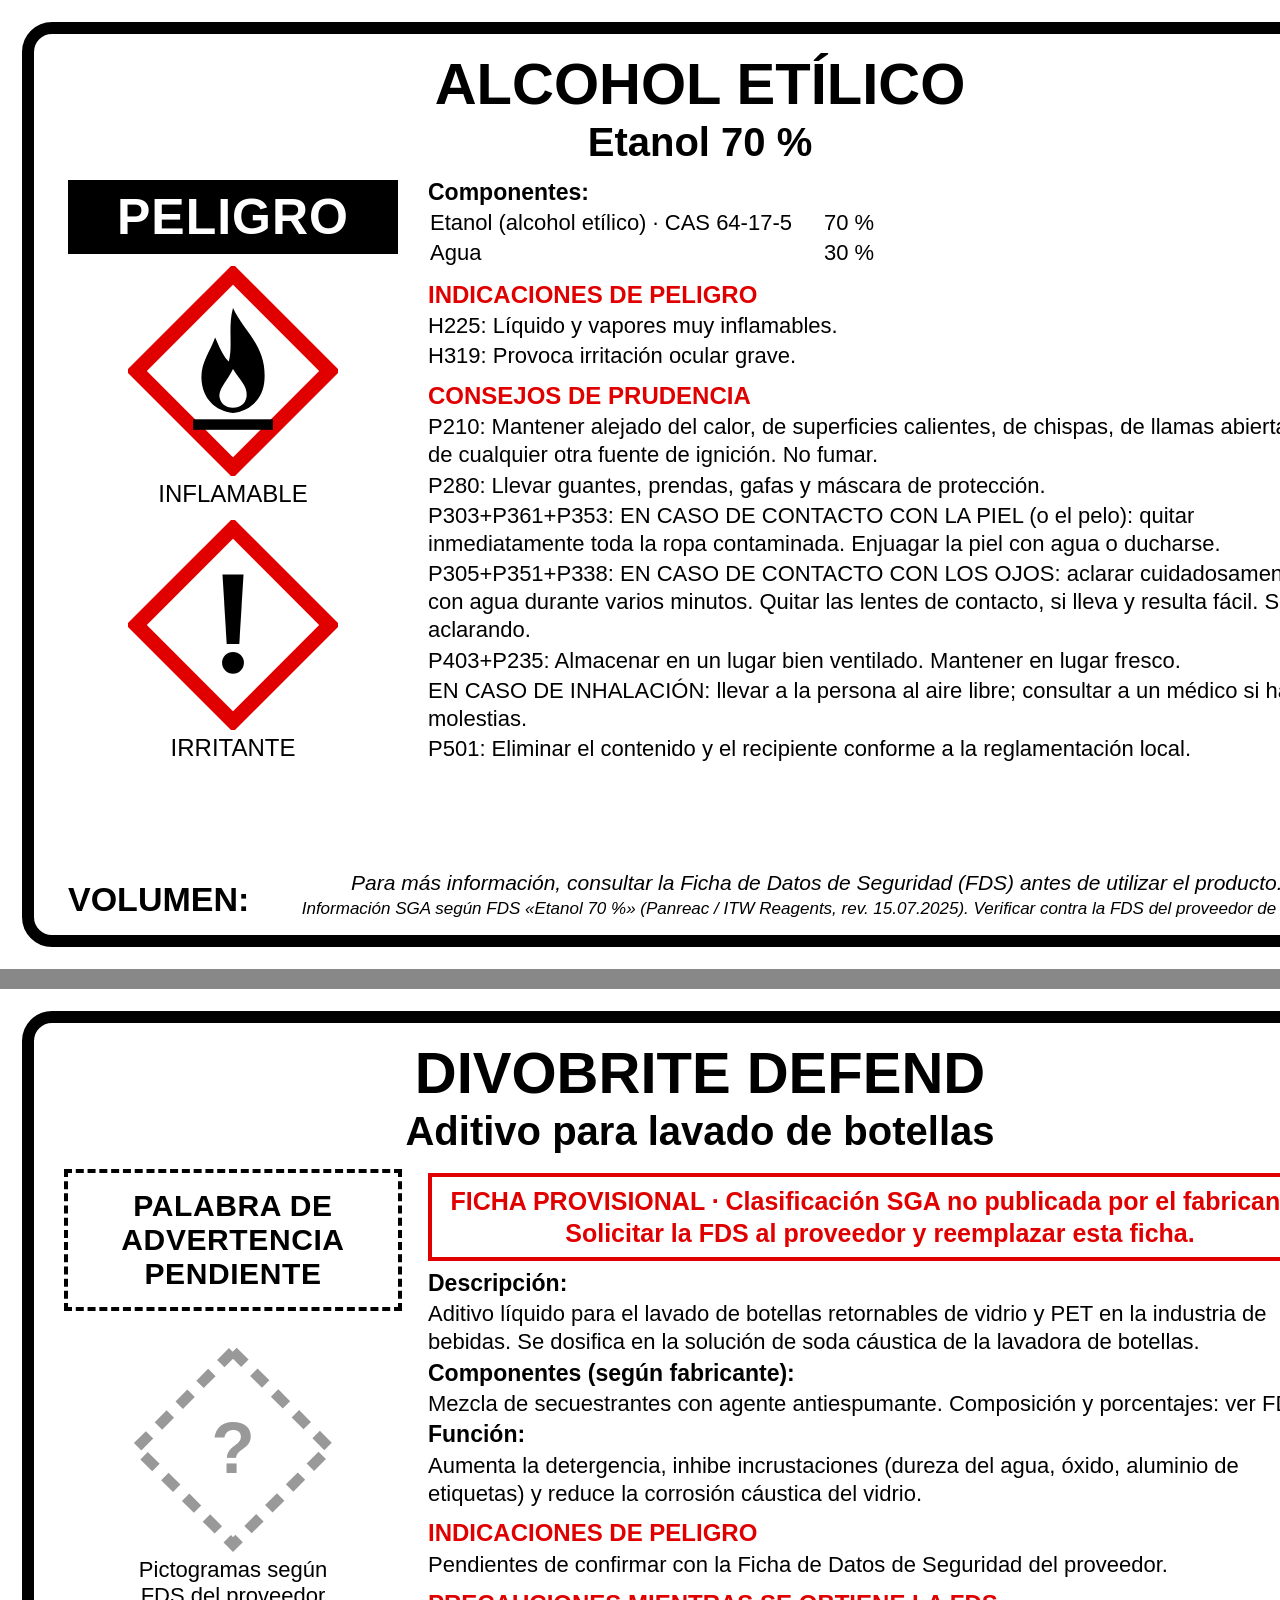
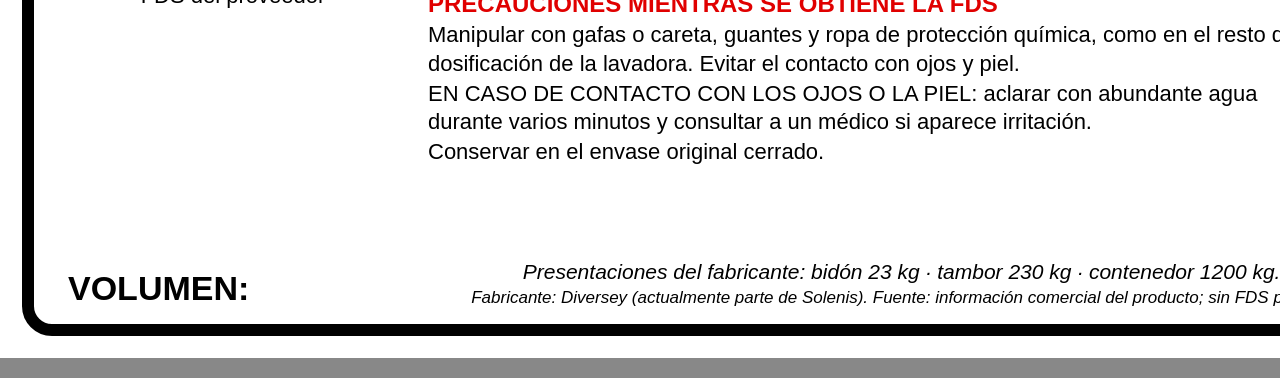
<file: tools/fichas_extra/etiquetas.html>
<!DOCTYPE html>
<html lang="es"><head><meta charset="utf-8"><title>Etiquetas SGA adicionales</title>
<!-- Fuente de las etiquetas que no estaban en «ETIQUETAS FORMATO SGA.pdf».
     Se convierten a imagen con: node tools/fichas_extra/render.js -->
<style>
body{margin:0;background:#888;font-family:Calibri,Carlito,"Segoe UI",Arial,sans-serif;color:#000}
.label{width:1400px;height:969px;background:#fff;padding:22px;box-sizing:border-box;margin:0 0 20px}
.frame{border:12px solid #000;border-radius:30px;height:100%;box-sizing:border-box;padding:18px 34px 16px;display:grid;grid-template-columns:330px 1fr;grid-template-rows:auto 1fr auto;column-gap:30px}
.head{grid-column:1/3;text-align:center;line-height:1.1}
.head h1{margin:0;font-size:58px;font-weight:800}
.head h2{margin:4px 0 0;font-size:40px;font-weight:700}
.left{display:flex;flex-direction:column;align-items:center;gap:12px;padding-top:16px}
.signal{background:#000;color:#fff;font-weight:800;font-size:50px;padding:8px 0;width:100%;text-align:center;letter-spacing:.02em}
.signal.none{background:#fff;color:#000;border:4px dashed #000;font-size:30px;padding:16px 0}
.pic{text-align:center;font-size:24px}
.pic svg{width:210px;height:210px;display:block;margin:0 auto 4px}
.right{font-size:22px;line-height:1.28;padding-top:14px}
.right h3{color:#e00000;font-size:24px;margin:10px 0 2px}
.right b.k{font-size:23px}
.comp td{padding:0 30px 0 0}
.right p{margin:2px 0}
.prov{border:4px solid #e00000;color:#e00000;font-weight:800;font-size:25px;padding:8px 12px;margin:6px 0 8px;text-align:center}
.foot{grid-column:1/3;display:flex;justify-content:space-between;align-items:flex-end;gap:20px;font-size:20px}
.foot .vol{font-size:34px;font-weight:800;white-space:nowrap}
.foot i{display:block;text-align:center;font-size:21px}
</style></head><body>

<!-- Pictogramas SGA -->
<svg width="0" height="0" style="position:absolute">
  <defs>
    <g id="rombo"><polygon points="50,4 96,50 50,96 4,50" fill="#fff" stroke="#e00000" stroke-width="7" stroke-linejoin="miter"/></g>
  </defs>
</svg>

<!-- ============================ ALCOHOL ============================ -->
<div class="label" id="alcohol"><div class="frame">
  <div class="head"><h1>ALCOHOL ETÍLICO</h1><h2>Etanol 70 %</h2></div>
  <div class="left">
    <div class="signal">PELIGRO</div>
    <div class="pic"><svg viewBox="0 0 100 100"><use href="#rombo"/>
      <path d="M50 20 C55 31 66 38 65 54 C64.5 63 58.5 69 50 70 C41.5 69 35.5 63 35 54 C34.5 46 39 41 41.5 34 C44.5 41 46 43.5 48 45.5 C50 38 47.5 29 50 20 Z" fill="#000"/>
      <path d="M50 49 C53 54 57 57 56.5 62 C56 65.5 53.5 67.5 50 67.5 C46.5 67.5 44 65.5 43.5 62 C43.5 58 47 55 50 49 Z" fill="#fff"/>
      <rect x="31" y="73" width="38" height="5" fill="#000"/></svg>INFLAMABLE</div>
    <div class="pic"><svg viewBox="0 0 100 100"><use href="#rombo"/>
      <path d="M45 26 H55 L53 59 H47 Z" fill="#000"/><circle cx="50" cy="68" r="5.2" fill="#000"/></svg>IRRITANTE</div>
  </div>
  <div class="right">
    <b class="k">Componentes:</b>
    <table class="comp"><tr><td>Etanol (alcohol etílico) · CAS 64-17-5</td><td>70 %</td></tr><tr><td>Agua</td><td>30 %</td></tr></table>
    <h3>INDICACIONES DE PELIGRO</h3>
    <p>H225: Líquido y vapores muy inflamables.</p>
    <p>H319: Provoca irritación ocular grave.</p>
    <h3>CONSEJOS DE PRUDENCIA</h3>
    <p>P210: Mantener alejado del calor, de superficies calientes, de chispas, de llamas abiertas y de cualquier otra fuente de ignición. No fumar.</p>
    <p>P280: Llevar guantes, prendas, gafas y máscara de protección.</p>
    <p>P303+P361+P353: EN CASO DE CONTACTO CON LA PIEL (o el pelo): quitar inmediatamente toda la ropa contaminada. Enjuagar la piel con agua o ducharse.</p>
    <p>P305+P351+P338: EN CASO DE CONTACTO CON LOS OJOS: aclarar cuidadosamente con agua durante varios minutos. Quitar las lentes de contacto, si lleva y resulta fácil. Seguir aclarando.</p>
    <p>P403+P235: Almacenar en un lugar bien ventilado. Mantener en lugar fresco.</p>
    <p>EN CASO DE INHALACIÓN: llevar a la persona al aire libre; consultar a un médico si hay molestias.</p>
    <p>P501: Eliminar el contenido y el recipiente conforme a la reglamentación local.</p>
  </div>
  <div class="foot">
    <span class="vol">VOLUMEN:</span>
    <span><i>Para más información, consultar la Ficha de Datos de Seguridad (FDS) antes de utilizar el producto.</i>
    <i style="font-size:17px;margin-top:4px">Información SGA según FDS «Etanol 70 %» (Panreac / ITW Reagents, rev. 15.07.2025). Verificar contra la FDS del proveedor de planta.</i></span>
  </div>
</div></div>

<!-- ============================ DIVOBRITE ============================ -->
<div class="label" id="divobrite"><div class="frame">
  <div class="head"><h1>DIVOBRITE DEFEND</h1><h2>Aditivo para lavado de botellas</h2></div>
  <div class="left">
    <div class="signal none">PALABRA DE<br>ADVERTENCIA<br>PENDIENTE</div>
    <div class="pic" style="font-size:22px;margin-top:20px">
      <svg viewBox="0 0 100 100"><polygon points="50,4 96,50 50,96 4,50" fill="#fff" stroke="#999" stroke-width="5" stroke-dasharray="8 6"/>
        <text x="50" y="62" text-anchor="middle" font-size="34" font-weight="700" fill="#999" font-family="Arial">?</text></svg>
      Pictogramas según<br>FDS del proveedor</div>
  </div>
  <div class="right">
    <div class="prov">FICHA PROVISIONAL · Clasificación SGA no publicada por el fabricante.<br>Solicitar la FDS al proveedor y reemplazar esta ficha.</div>
    <b class="k">Descripción:</b>
    <p>Aditivo líquido para el lavado de botellas retornables de vidrio y PET en la industria de bebidas. Se dosifica en la solución de soda cáustica de la lavadora de botellas.</p>
    <b class="k">Componentes (según fabricante):</b>
    <p>Mezcla de secuestrantes con agente antiespumante. Composición y porcentajes: ver FDS.</p>
    <b class="k">Función:</b>
    <p>Aumenta la detergencia, inhibe incrustaciones (dureza del agua, óxido, aluminio de etiquetas) y reduce la corrosión cáustica del vidrio.</p>
    <h3>INDICACIONES DE PELIGRO</h3>
    <p>Pendientes de confirmar con la Ficha de Datos de Seguridad del proveedor.</p>
    <h3>PRECAUCIONES MIENTRAS SE OBTIENE LA FDS</h3>
    <p>Manipular con gafas o careta, guantes y ropa de protección química, como en el resto de la dosificación de la lavadora. Evitar el contacto con ojos y piel.</p>
    <p>EN CASO DE CONTACTO CON LOS OJOS O LA PIEL: aclarar con abundante agua durante varios minutos y consultar a un médico si aparece irritación.</p>
    <p>Conservar en el envase original cerrado.</p>
  </div>
  <div class="foot">
    <span class="vol">VOLUMEN:</span>
    <span><i>Presentaciones del fabricante: bidón 23 kg · tambor 230 kg · contenedor 1200 kg.</i>
    <i style="font-size:17px;margin-top:4px">Fabricante: Diversey (actualmente parte de Solenis). Fuente: información comercial del producto; sin FDS pública.</i></span>
  </div>
</div></div>
</body></html>
</file>
<file: css/editor.css>
:root {
  --bg: #eef0f3;
  --panel: #fff;
  --ink: #1c2330;
  --muted: #5d6676;
  --line: #dde1e7;
  --line-2: #c9ced7;
  --head: #1f2a37;
  --accent: #b8860b;
  --accent-2: #f2c94c;
  --accent-soft: #fff7df;
  --blue: #1565c0;
  --danger: #c62828;
  --warn: #e67700;
  --ok: #2e7d32;
  --radius: 12px;
  color-scheme: light;
}
* { box-sizing: border-box; }
html, body { margin: 0; height: 100%; overflow: hidden; }
#app { height: 100%; display: flex; flex-direction: column; }
body {
  background: var(--bg); color: var(--ink);
  font: 14px/1.4 system-ui, -apple-system, "Segoe UI", Roboto, "Helvetica Neue", Arial, sans-serif;
  overflow: hidden;
}
button, input, select, textarea { font: inherit; color: inherit; }
button { cursor: pointer; }
svg { display: block; }
[hidden] { display: none !important; }

/* ---------- botones ---------- */
.btn {
  text-decoration: none;
  display: inline-flex; align-items: center; justify-content: center; gap: 6px;
  border: 1px solid var(--line-2); background: #fff; border-radius: 9px;
  padding: 7px 12px; font-weight: 600; font-size: 13.5px; white-space: nowrap;
}
.btn:hover { border-color: var(--accent); }
.btn:disabled { opacity: .45; cursor: default; border-color: var(--line-2); }
.btn svg { width: 17px; height: 17px; flex: none; }
.btn.primary { background: var(--accent-2); border-color: var(--accent); color: #2b2000; }
.btn.primary:hover { background: #f5d36b; }
.btn.dark { background: var(--head); border-color: var(--head); color: #fff; }
.btn.danger { color: var(--danger); }
.btn.danger:hover { border-color: var(--danger); background: #fff5f5; }
.btn.ghost { border-color: transparent; background: transparent; }
.btn.ghost:hover { background: var(--bg); }
.btn.sm { padding: 4px 9px; font-size: 12.5px; border-radius: 7px; }
.btn.icon { padding: 6px; }
.btn.block { width: 100%; }

/* ---------- cabecera ---------- */
.ed-head {
  height: 56px; display: flex; align-items: center; gap: 10px; padding: 0 14px;
  background: var(--head); color: #fff; box-shadow: 0 2px 6px rgba(0,0,0,.2); position: relative; z-index: 20;
}
.ed-brand { display: flex; align-items: center; gap: 10px; min-width: 0; }
.ed-logo { width: 34px; height: 34px; border-radius: 9px; background: var(--accent-2); color: #3b2b00; display: grid; place-items: center; flex: none; }
.ed-logo svg { width: 20px; height: 20px; }
.ed-brand b { display: block; font-size: 15px; white-space: nowrap; }
.ed-brand input {
  background: transparent; border: 1px solid transparent; color: #fff; opacity: .8; font-size: 12.5px;
  padding: 1px 4px; margin-left: -5px; border-radius: 5px; width: 300px; max-width: 34vw;
}
.ed-brand input:hover, .ed-brand input:focus { border-color: rgba(255,255,255,.35); outline: none; opacity: 1; }
.ed-head .spacer { flex: 1; }
.ed-head .btn { background: transparent; color: #fff; border-color: rgba(255,255,255,.28); }
.ed-head .btn:hover { border-color: #fff; }
.ed-head .btn.primary { background: var(--accent-2); color: #2b2000; border-color: var(--accent-2); }
.ed-head .btn:disabled { opacity: .35; }
.ed-save { font-size: 12px; opacity: .7; white-space: nowrap; }
.ed-sep { width: 1px; height: 26px; background: rgba(255,255,255,.2); }

/* ---------- menus ---------- */
.menu-wrap { position: relative; }
.menu {
  position: absolute; right: 0; top: calc(100% + 6px); min-width: 290px; background: #fff; color: var(--ink);
  border: 1px solid var(--line); border-radius: 12px; box-shadow: 0 12px 40px rgba(0,0,0,.2); padding: 6px; z-index: 100;
}
.menu button {
  display: flex; align-items: flex-start; gap: 10px; width: 100%; text-align: left; border: 0; background: none; padding: 9px 10px; border-radius: 8px;
}
.menu button:hover { background: var(--bg); }
.menu button svg { width: 18px; height: 18px; flex: none; margin-top: 1px; color: var(--muted); }
.menu button b { display: block; font-weight: 600; }
.menu button small { display: block; color: var(--muted); font-size: 12px; }
.menu hr { border: 0; border-top: 1px solid var(--line); margin: 6px 4px; }

/* ---------- layout ---------- */
.ed-body { display: grid; grid-template-columns: 280px minmax(0,1fr) 330px; flex: 1; min-height: 0; }
.ed-left, .ed-right { background: var(--panel); min-height: 0; display: flex; flex-direction: column; }
.ed-left { border-right: 1px solid var(--line); }
.ed-right { border-left: 1px solid var(--line); overflow: auto; }
.ed-center { position: relative; min-width: 0; min-height: 0; display: flex; flex-direction: column; }

.tabs { display: flex; border-bottom: 1px solid var(--line); padding: 0 8px; flex: none; }
.tabs button { flex: 1; border: 0; background: none; padding: 12px 4px; font-weight: 600; color: var(--muted); border-bottom: 3px solid transparent; }
.tabs button[aria-selected=true] { color: var(--ink); border-bottom-color: var(--accent); }
.scroll { flex: 1; overflow: auto; min-height: 0; }
.pad { padding: 12px; }

.side-title { display: flex; align-items: center; justify-content: space-between; padding: 12px 12px 6px; font-size: 11.5px; text-transform: uppercase; letter-spacing: .07em; color: var(--muted); font-weight: 700; }

.map-card { margin: 4px 8px; border: 1px solid var(--line); border-radius: 12px; overflow: hidden; }
.map-card.active { border-color: var(--accent); box-shadow: 0 0 0 2px var(--accent-soft); }
.map-card-row { display: flex; align-items: stretch; }
.map-open { display: flex; align-items: center; gap: 10px; flex: 1; min-width: 0; border: 0; background: none; padding: 10px; text-align: left; }
.map-open:hover { background: var(--bg); }
.map-open .badge { margin: 2px 0; }
.map-acts { display: flex; flex-direction: column; justify-content: center; gap: 2px; padding: 4px; border-left: 1px solid var(--line); }
.map-acts .btn { padding: 5px; }
.map-acts .btn svg { width: 16px; height: 16px; }
.map-thumb { width: 54px; height: 38px; border-radius: 6px; border: 1px solid var(--line); background: #fff center/contain no-repeat; flex: none; }
.map-card b { display: block; font-size: 14px; }
.map-card small { display: block; color: var(--muted); font-size: 12px; }
.area-list { border-top: 1px solid var(--line); padding: 4px; background: #fafbfc; }
.area-item { display: flex; align-items: center; width: 100%; border-radius: 8px; }
.area-main { display: flex; align-items: center; gap: 8px; flex: 1; min-width: 0; border: 0; background: none; text-align: left; padding: 6px 8px; font-size: 13px; border-radius: 8px; }
.area-item.sel .area-main { font-weight: 600; }
.rename { flex: none; border: 0; background: none; color: var(--muted); padding: 5px; border-radius: 6px; opacity: .55; }
.rename:hover, .rename:focus-visible { opacity: 1; background: #fff; color: var(--blue); }
.rename svg { width: 15px; height: 15px; }
.inline-rename { flex: 1; min-width: 0; margin: 2px 4px; border: 2px solid var(--blue); border-radius: 7px; padding: 5px 8px; font-size: 13px; }
.area-item:hover { background: #fff; }
.area-item.sel { background: var(--accent-soft); font-weight: 600; }
.area-item .grow { flex: 1; min-width: 0; overflow: hidden; text-overflow: ellipsis; white-space: nowrap; }
.area-item svg { width: 15px; height: 15px; color: var(--muted); flex: none; }

.badge { display: inline-flex; align-items: center; font-size: 10.5px; font-weight: 700; border-radius: 6px; padding: 1px 6px; white-space: nowrap; }
.badge.warn { color: var(--warn); background: #fff3e0; }
.badge.ok { color: var(--ok); background: #e8f5e9; }
.badge.red { color: #fff; background: var(--danger); }
.badge.orange { color: #fff; background: var(--warn); }
.badge.grey { color: var(--muted); background: var(--bg); }
.badge.blue { color: var(--blue); background: #e8f1fc; }

.search { padding: 10px 12px 4px; }
.search input, .field input, .field textarea, .field select, select.inp, input.inp {
  width: 100%; border: 1px solid var(--line-2); border-radius: 9px; padding: 8px 10px; background: #fff;
}
.search input { background: var(--bg); border-color: var(--line); }
.field textarea { resize: vertical; min-height: 64px; }
input:focus, textarea:focus, select:focus { outline: 2px solid var(--accent-2); outline-offset: 0; border-color: var(--accent); }

.chem-item { display: flex; align-items: center; gap: 10px; width: 100%; border: 0; background: none; text-align: left; padding: 7px 10px; border-radius: 9px; }
.chem-item:hover { background: var(--bg); }
.chem-item.sel { background: var(--accent-soft); }
.chem-item .grow { flex: 1; min-width: 0; }
.chem-item b { display: block; font-weight: 600; font-size: 13.5px; white-space: nowrap; overflow: hidden; text-overflow: ellipsis; }
.chem-item small { color: var(--muted); font-size: 11.5px; }

.ic { flex: none; width: 22px; height: 22px; border-radius: 50%; border: 5px solid var(--r); background: var(--f); box-shadow: 0 0 0 1px rgba(0,0,0,.25); display: inline-block; }
.ic.lg { width: 40px; height: 40px; border-width: 8px; }
.ic.xl { width: 64px; height: 64px; border-width: 13px; }
.ic.sm { width: 16px; height: 16px; border-width: 3.5px; }

/* ---------- inspector ---------- */
.insp-head { padding: 14px 14px 8px; display: flex; align-items: center; gap: 10px; border-bottom: 1px solid var(--line); position: sticky; top: 0; background: #fff; z-index: 2; }
.insp-head h3 { margin: 0; font-size: 15px; flex: 1; min-width: 0; }
.insp-head small { display: block; color: var(--muted); font-weight: 500; font-size: 12px; }
.sec { padding: 12px 14px; border-bottom: 1px solid var(--line); }
.sec h4 { margin: 0 0 8px; font-size: 11.5px; text-transform: uppercase; letter-spacing: .07em; color: var(--muted); display: flex; align-items: center; justify-content: space-between; gap: 6px; }
.field { display: block; margin-bottom: 10px; }
.field > span { display: block; font-size: 12px; font-weight: 600; color: var(--muted); margin-bottom: 4px; }
.row { display: flex; gap: 8px; align-items: center; }
.row.wrap { flex-wrap: wrap; }
.grow { flex: 1; min-width: 0; }
.help { color: var(--muted); font-size: 12.5px; margin: 0 0 8px; }
.stat { display: flex; justify-content: space-between; padding: 4px 0; font-size: 13px; }
.stat b { font-weight: 700; }

.photos { display: grid; grid-template-columns: 1fr 1fr; gap: 8px; }
.photo { position: relative; border: 1px solid var(--line); border-radius: 9px; overflow: hidden; background: #000; }
.photo img { display: block; width: 100%; height: 86px; object-fit: cover; cursor: pointer; }
.photo .acts { display: flex; gap: 2px; padding: 3px; background: #fff; justify-content: space-between; }
.photo .acts button { border: 0; background: none; padding: 3px 4px; border-radius: 5px; color: var(--muted); }
.photo .acts button:hover { background: var(--bg); color: var(--ink); }
.photo .acts svg { width: 15px; height: 15px; }
.photo .pins { position: absolute; left: 4px; top: 4px; }
.pending-box { border: 2px dashed var(--line-2); border-radius: 10px; padding: 14px; text-align: center; color: var(--muted); font-size: 12.5px; }
.pending-box svg { width: 28px; height: 28px; margin: 0 auto 4px; opacity: .6; }

.chips { display: flex; flex-direction: column; gap: 4px; margin-bottom: 8px; }
.chip { display: flex; align-items: center; gap: 8px; padding: 5px 6px 5px 8px; border: 1px solid var(--line); border-radius: 9px; font-size: 13px; }
.chip .grow { overflow: hidden; text-overflow: ellipsis; white-space: nowrap; }
.chip button { border: 0; background: none; color: var(--muted); padding: 2px; border-radius: 5px; }
.chip button:hover { color: var(--danger); background: #fff5f5; }
.chip button svg { width: 15px; height: 15px; }

/* ---------- lienzo ---------- */
.toolbar {
  flex: none; display: flex; align-items: center; gap: 6px; padding: 8px 12px; background: #fff; border-bottom: 1px solid var(--line); flex-wrap: wrap;
}
.tool { display: inline-flex; align-items: center; gap: 6px; border: 1px solid var(--line-2); background: #fff; border-radius: 9px; padding: 6px 11px; font-weight: 600; font-size: 13px; }
.tool svg { width: 17px; height: 17px; }
.tool[aria-pressed=true] { background: var(--head); color: #fff; border-color: var(--head); }
.tool kbd { font: 11px ui-monospace, monospace; opacity: .6; border: 1px solid currentColor; border-radius: 4px; padding: 0 4px; }
.toolbar .sep { width: 1px; height: 24px; background: var(--line); margin: 0 4px; }
.toolbar select { border: 1px solid var(--line-2); border-radius: 9px; padding: 6px 8px; max-width: 220px; background: #fff; }
.tool-hint { font-size: 12.5px; color: var(--muted); margin-left: 4px; }

.canvas { position: relative; flex: 1; overflow: hidden; background: #e4e7ec; touch-action: none; user-select: none; -webkit-user-select: none; }
.canvas.t-area, .canvas.t-marker, .canvas.t-label { cursor: crosshair; }
.canvas.panning { cursor: grabbing; }
.stage { position: absolute; left: 0; top: 0; transform-origin: 0 0; background: #fff; box-shadow: 0 2px 14px rgba(0,0,0,.18); }
.stage > img.bg { display: block; width: 100%; height: 100%; pointer-events: none; user-select: none; }
.ed-area {
  position: absolute; border: calc(var(--inv) * 2px) dashed var(--accent); background: rgba(242,201,76,.12);
  border-radius: calc(var(--inv) * 6px); cursor: move;
}
.canvas:not(.t-select) .ed-area { cursor: inherit; }
.ed-area:hover { background: rgba(242,201,76,.22); }
.ed-area.sel { border-style: solid; border-color: var(--blue); background: rgba(21,101,192,.10); }
.ed-area-tag {
  position: absolute; left: 0; top: 0; transform: translateY(-100%) scale(var(--inv)); transform-origin: 0 100%;
  background: var(--head); color: #fff; font-size: 12px; font-weight: 600; padding: 2px 8px; border-radius: 6px; white-space: nowrap; pointer-events: none;
  display: flex; align-items: center; gap: 5px;
}
.ed-area.sel .ed-area-tag { background: var(--blue); }
.ed-area-tag .badge { font-size: 9.5px; padding: 0 4px; }
.handle {
  position: absolute; width: calc(var(--inv) * 12px); height: calc(var(--inv) * 12px); background: #fff; border: calc(var(--inv) * 2px) solid var(--blue);
  border-radius: calc(var(--inv) * 3px); transform: translate(-50%,-50%); z-index: 5;
}
.handle.nw { left: 0; top: 0; cursor: nwse-resize; } .handle.se { left: 100%; top: 100%; cursor: nwse-resize; }
.handle.ne { left: 100%; top: 0; cursor: nesw-resize; } .handle.sw { left: 0; top: 100%; cursor: nesw-resize; }
.ed-mk {
  position: absolute; width: var(--mk); height: var(--mk); transform: translate(-50%,-50%); border-radius: 50%;
  border: calc(var(--mk) * .2) solid var(--r); background: var(--f); box-shadow: 0 0 0 calc(var(--mk) * .06) #fff, 0 1px 3px rgba(0,0,0,.45); cursor: grab; z-index: 3;
}
.canvas:not(.t-select) .ed-mk { cursor: inherit; }
.ed-mk.sel { outline: calc(var(--inv) * 3px) solid var(--blue); outline-offset: calc(var(--inv) * 3px); z-index: 4; }
.ed-mk.loose { box-shadow: 0 0 0 calc(var(--mk) * .06) #fff, 0 0 0 calc(var(--mk) * .14) rgba(21,101,192,.5), 0 1px 3px rgba(0,0,0,.45); }
.ed-label {
  position: absolute; transform: translate(-50%,-50%) scale(var(--inv)); background: var(--blue); color: #fff; font-weight: 700; font-size: 12px;
  padding: 3px 10px; border-radius: 999px; white-space: nowrap; cursor: move; z-index: 3;
}
.ed-label.sel { outline: 3px solid var(--accent-2); }
.draft { position: absolute; border: calc(var(--inv) * 2px) solid var(--blue); background: rgba(21,101,192,.12); pointer-events: none; }
.zoomctl { position: absolute; right: 12px; bottom: 12px; display: flex; flex-direction: column; gap: 6px; z-index: 10; }
.zoomctl button { width: 38px; height: 38px; border-radius: 10px; border: 1px solid var(--line-2); background: #fff; display: grid; place-items: center; box-shadow: 0 2px 6px rgba(0,0,0,.12); }
.zoomctl svg { width: 18px; height: 18px; }
.zoomctl .pct { font-size: 11px; text-align: center; color: var(--muted); background: rgba(255,255,255,.8); border-radius: 6px; }
.canvas-empty { position: absolute; inset: 0; display: grid; place-items: center; padding: 30px; }
.drop {
  max-width: 460px; text-align: center; background: #fff; border: 2px dashed var(--line-2); border-radius: 18px; padding: 36px 26px; color: var(--muted);
}
.drop.over { border-color: var(--accent); background: var(--accent-soft); }
.drop svg { width: 48px; height: 48px; margin: 0 auto 8px; opacity: .6; }
.drop b { display: block; color: var(--ink); font-size: 17px; margin-bottom: 4px; }

/* ---------- editor de químico ---------- */
.chem-view { flex: 1; overflow: auto; padding: 18px; }
.chem-wrap { max-width: 980px; margin: 0 auto; display: grid; gap: 16px; }
.card { background: #fff; border: 1px solid var(--line); border-radius: 14px; }
.card > h3 { margin: 0; padding: 14px 16px 0; font-size: 12px; text-transform: uppercase; letter-spacing: .07em; color: var(--muted); display: flex; align-items: center; justify-content: space-between; gap: 8px; }
.card .body { padding: 12px 16px 16px; }
.chem-top { display: flex; align-items: center; gap: 16px; padding: 16px; }
.chem-top h2 { margin: 0; font-size: 22px; }
.swatches { display: flex; flex-wrap: wrap; gap: 5px; margin-top: 6px; }
.swatches button { width: 22px; height: 22px; border-radius: 50%; border: 1px solid rgba(0,0,0,.25); padding: 0; }
.colorrow { display: grid; grid-template-columns: 1fr 1fr auto; gap: 16px; align-items: start; }
.colorrow input[type=color] { width: 54px; height: 34px; border: 1px solid var(--line-2); border-radius: 8px; padding: 2px; background: #fff; }
.preview-box { display: flex; align-items: center; gap: 12px; padding: 10px 14px; border: 1px solid var(--line); border-radius: 12px; background: repeating-linear-gradient(45deg,#fff 0 8px,#f6f7f9 8px 16px); }
.ficha { display: grid; grid-template-columns: 260px minmax(0,1fr); gap: 14px; padding: 12px; border: 1px solid var(--line); border-radius: 12px; margin-bottom: 12px; }
.ficha .thumb { border: 1px solid var(--line); border-radius: 8px; overflow: hidden; background: #fff; cursor: zoom-in; }
.ficha .thumb img { display: block; width: 100%; }
.ficha .acts { display: flex; flex-wrap: wrap; gap: 6px; margin-top: 8px; }
.two { display: grid; grid-template-columns: 1fr 1fr; gap: 10px; }
.usage-map { margin-bottom: 8px; }
.usage-map b { display: block; margin-bottom: 4px; }

/* ---------- modales ---------- */
.modal { position: fixed; inset: 0; z-index: 200; display: flex; align-items: center; justify-content: center; padding: 24px; }
.modal-bg { position: absolute; inset: 0; background: rgba(12,17,24,.55); }
.dialog { position: relative; z-index: 1; background: #fff; border-radius: 16px; width: min(560px,100%); max-height: 100%; display: flex; flex-direction: column; box-shadow: 0 24px 70px rgba(0,0,0,.35); }
.dialog.wide { width: min(1200px,100%); height: 100%; }
.dialog-h { display: flex; align-items: center; gap: 10px; padding: 14px 16px; border-bottom: 1px solid var(--line); }
.dialog-h h3 { margin: 0; font-size: 16px; flex: 1; }
.dialog-b { padding: 16px; overflow: auto; flex: 1; min-height: 0; }
.dialog-f { display: flex; justify-content: flex-end; gap: 8px; padding: 12px 16px; border-top: 1px solid var(--line); }

.pin-editor { display: grid; grid-template-columns: minmax(0,1fr) 280px; gap: 16px; height: 100%; }
.pin-stage { background: #11161d; border-radius: 12px; display: flex; align-items: center; justify-content: center; padding: 10px; min-height: 0; overflow: auto; }
.pin-box { position: relative; display: inline-block; cursor: crosshair; }
.pin-box img { display: block; max-width: 100%; max-height: calc(100vh - 220px); user-select: none; -webkit-user-drag: none; }
.pin { position: absolute; width: 28px; height: 28px; transform: translate(-50%,-50%); border-radius: 50%; border: 6px solid var(--r); background: var(--f); box-shadow: 0 0 0 2px #fff, 0 2px 6px rgba(0,0,0,.6); cursor: grab; }
.pin.sel { outline: 3px solid var(--accent-2); outline-offset: 3px; }
.palette { display: flex; flex-direction: column; gap: 4px; }
.palette button { display: flex; align-items: center; gap: 8px; border: 1px solid var(--line); background: #fff; border-radius: 9px; padding: 6px 8px; text-align: left; font-size: 13px; }
.palette button[aria-pressed=true] { border-color: var(--blue); background: #e8f1fc; font-weight: 600; }

.preview-wrap { flex: 1; min-height: 0; display: flex; align-items: center; justify-content: center; background: #d9dde3; padding: 14px; }
.preview-wrap iframe { border: 0; background: #fff; width: 100%; height: 100%; border-radius: 8px; box-shadow: 0 6px 24px rgba(0,0,0,.2); }
.preview-wrap.phone iframe { width: 390px; height: min(844px,100%); border-radius: 28px; border: 10px solid #111; }

.pdf-grid { display: grid; grid-template-columns: repeat(auto-fill,minmax(170px,1fr)); gap: 10px; }
.pdf-page { border: 2px solid var(--line); border-radius: 10px; padding: 6px; background: #fff; cursor: pointer; text-align: left; }
.pdf-page.on { border-color: var(--blue); background: #e8f1fc; }
.pdf-page img { display: block; width: 100%; border-radius: 4px; border: 1px solid var(--line); }
.pdf-page small { display: block; font-size: 11.5px; margin-top: 4px; color: var(--muted); }
.pdf-page b { display: block; font-size: 12.5px; margin-top: 4px; white-space: nowrap; overflow: hidden; text-overflow: ellipsis; }

.lb { position: fixed; inset: 0; z-index: 300; background: rgba(10,14,20,.92); display: flex; align-items: center; justify-content: center; padding: 30px; cursor: zoom-out; }
.lb img { max-width: 100%; max-height: 100%; border-radius: 6px; background: #fff; }

.toast { position: fixed; left: 50%; bottom: 22px; transform: translateX(-50%); z-index: 400; background: var(--head); color: #fff; padding: 10px 16px; border-radius: 10px; box-shadow: 0 8px 24px rgba(0,0,0,.25); font-weight: 600; font-size: 13.5px; max-width: 90vw; }
.toast.err { background: var(--danger); }
.busy { position: fixed; inset: 0; z-index: 500; background: rgba(255,255,255,.7); display: grid; place-items: center; font-weight: 700; }

.narrow-warning { display: none; }
@media (max-width: 1100px) {
  .ed-body { grid-template-columns: 240px minmax(0,1fr) 290px; }
  .ed-head .btn span.lbl { display: none; }
}
@media (max-width: 820px) {
  .narrow-warning { display: block; background: #fff3e0; color: #8a4b00; padding: 8px 12px; font-size: 12.5px; }
  #app { height: auto; }
  .ed-body { grid-template-columns: 1fr; grid-template-rows: auto minmax(420px,70vh) auto; flex: none; }
  html, body { overflow: auto; }
  .ed-left, .ed-right { max-height: none; }
  .ed-left .scroll { max-height: 240px; }
  .ficha { grid-template-columns: 1fr; }
  .pin-editor { grid-template-columns: 1fr; }
}

/* ---------- tipos de mapa / clonar ---------- */
.type-opt { display: flex; gap: 10px; align-items: flex-start; border: 1px solid var(--line-2); border-radius: 10px; padding: 10px 12px; margin-bottom: 6px; cursor: pointer; }
.type-opt:has(input:checked) { border-color: var(--blue); background: #e8f1fc; }
.type-opt input { margin-top: 3px; width: auto; flex: none; }
.type-opt b { display: block; font-size: 14px; color: var(--ink); }
.type-opt small { display: block; color: var(--muted); font-size: 12.5px; font-weight: 400; }

/* ---------- procesos ---------- */
.step-num { flex: none; width: 26px; height: 26px; border-radius: 50%; background: var(--head); color: #fff; font-weight: 800; font-size: 13px; display: grid; place-items: center; }
.proc-chip { padding: 6px; }
.proc-open { border: 0; background: none; text-align: left; padding: 0 4px; min-width: 0; }
.proc-open b { display: block; font-size: 13.5px; overflow: hidden; text-overflow: ellipsis; white-space: nowrap; }
.proc-open small { color: var(--muted); font-size: 12px; }
.proc-open:hover b { color: var(--blue); text-decoration: underline; }
.chip button:disabled { opacity: .3; }
.proc-editor { max-width: 980px; margin: 0 auto; }
.proc-h { margin: 14px 0 8px; font-size: 12px; text-transform: uppercase; letter-spacing: .07em; color: var(--muted); }
.step-list { list-style: none; padding: 0; margin: 0; display: grid; gap: 8px; }
.step-card { display: grid; grid-template-columns: auto minmax(0,1fr) 170px; gap: 12px; border: 1px solid var(--line); border-radius: 12px; padding: 10px; background: #fff; }
.step-card.warn { border-color: #f0b35a; background: #fff8ec; }
.step-side { display: flex; flex-direction: column; align-items: center; gap: 4px; }
.step-main textarea, .step-main input:not([type=checkbox]) { width: 100%; border: 1px solid var(--line-2); border-radius: 8px; padding: 7px 9px; }
.step-main textarea { resize: vertical; }
.step-img img { display: block; width: 100%; max-height: 110px; object-fit: cover; border-radius: 8px; border: 1px solid var(--line); margin-bottom: 6px; cursor: zoom-in; }
.bulk { border: 1px dashed var(--line-2); border-radius: 10px; padding: 10px 12px; margin-bottom: 6px; }
.bulk summary { cursor: pointer; font-weight: 600; }
.bulk textarea { width: 100%; margin-top: 8px; border: 1px solid var(--line-2); border-radius: 8px; padding: 8px; }
@media (max-width: 820px) { .step-card { grid-template-columns: auto minmax(0,1fr); } .step-img { grid-column: 2; } }

/* ---------- árbol «Áreas y procesos» ---------- */
.tree { padding: 2px 8px 4px; display: grid; gap: 8px; }
.tree-area { border: 1px solid var(--line); border-radius: 12px; overflow: hidden; background: #fff; }
.tree-area.sel { border-color: var(--blue); box-shadow: 0 0 0 2px #e8f1fc; }
.tree-head { display: flex; align-items: center; background: #f7f9fc; border-bottom: 1px solid var(--line); }
.tree-open { display: flex; align-items: center; gap: 8px; flex: 1; min-width: 0; border: 0; background: none; text-align: left; padding: 8px 6px 8px 10px; font-weight: 600; font-size: 13.5px; }
.tree-open .grow { overflow-wrap: anywhere; line-height: 1.25; }
.tree-open .badge { font-size: 10px; padding: 1px 5px; flex: none; }
.tree-open svg { width: 16px; height: 16px; color: var(--blue); flex: none; }
.tree-open:hover { color: var(--blue); }
.tree-proc { display: flex; align-items: center; gap: 8px; width: 100%; border: 0; background: none; text-align: left; padding: 6px 10px; font-size: 13px; border-bottom: 1px solid #f0f2f5; }
.tree-proc:hover { background: #f3f7fd; }
.tree-proc .grow { overflow: hidden; text-overflow: ellipsis; white-space: nowrap; }
.tree-proc small { color: var(--muted); font-size: 11.5px; white-space: nowrap; }
.tree-add { display: flex; align-items: center; gap: 6px; width: 100%; border: 0; background: none; color: var(--blue); font-weight: 600; font-size: 12.5px; padding: 7px 10px; text-align: left; }
.tree-add:hover { background: #f3f7fd; }
.tree-add svg { width: 15px; height: 15px; }
.tree-head .inline-rename { margin: 6px; }
.step-num.sm { width: 20px; height: 20px; font-size: 11px; background: var(--blue); }

/* ---------- áreas en mapas de procesos (más visibles) ---------- */
.canvas.proc .ed-area { border: calc(var(--inv) * 2.5px) solid var(--blue); background: rgba(21,101,192,.14); }
.canvas.proc .ed-area:hover { background: rgba(21,101,192,.24); }
.canvas.proc .ed-area.sel { border-color: var(--accent); background: rgba(242,201,76,.28); box-shadow: 0 0 0 calc(var(--inv) * 3px) rgba(242,201,76,.45); }
.canvas.proc .ed-area-tag { background: var(--blue); font-size: 13px; padding: 3px 9px; }
.canvas.proc .ed-area.sel .ed-area-tag { background: var(--head); }
.canvas.proc .ed-area-tag .badge.blue { background: #fff; }

/* ---------- formas de área ---------- */
.shape-bar { display: inline-flex; border: 1px solid var(--line-2); border-radius: 9px; overflow: hidden; background: #fff; }
.shape-bar.block { display: flex; }
.shape-btn { border: 0; background: #fff; padding: 5px 9px; display: inline-flex; gap: 5px; align-items: center; font-size: 12.5px; font-weight: 600; }
.shape-btn + .shape-btn { border-left: 1px solid var(--line); }
.shape-bar.block .shape-btn { flex: 1; justify-content: center; padding: 7px 6px; }
.shape-btn svg { width: 16px; height: 16px; }
.shape-btn[aria-pressed=true] { background: var(--blue); color: #fff; }
.cells-bar { background: #e8f1fc; border-bottom: 1px solid #c9dcf5; gap: 12px; }
.cells-bar input[type=range] { width: 150px; }
.cells-size { font-variant-numeric: tabular-nums; min-width: 52px; font-size: 12.5px; color: var(--muted); }
.canvas.sh-cells { cursor: cell; }
.ed-area.shape-ellipse, .draft.ellipse { border-radius: 50%; }
.ed-area.shape-cells { border: 0; background: none; pointer-events: none; }
.cells-svg { position: absolute; inset: 0; width: 100%; height: 100%; overflow: visible; }
.cells-svg .cf { fill: rgba(242,201,76,.16); }
.cells-svg .ce { fill: none; stroke: var(--accent); stroke-width: calc(var(--inv) * 2px); stroke-linecap: square; }
.ed-area.shape-cells .cf { pointer-events: all; cursor: move; }
.canvas:not(.t-select) .ed-area.shape-cells .cf { cursor: inherit; }
.ed-area.shape-cells:hover .cf { fill: rgba(242,201,76,.28); }
.ed-area.shape-cells.sel .cf { fill: rgba(21,101,192,.14); }
.ed-area.shape-cells.sel .ce { stroke: var(--blue); }
.canvas.proc .cells-svg .cf { fill: rgba(21,101,192,.14); }
.canvas.proc .cells-svg .ce { stroke: var(--blue); stroke-width: calc(var(--inv) * 2.5px); }
.canvas.proc .ed-area.shape-cells:hover .cf { fill: rgba(21,101,192,.24); }
.canvas.proc .ed-area.shape-cells.sel .cf { fill: rgba(242,201,76,.30); }
.canvas.proc .ed-area.shape-cells.sel .ce { stroke: var(--accent); }
.grid-overlay { position: absolute; inset: 0; pointer-events: none; z-index: 1;
  background-image: linear-gradient(to right, rgba(21,101,192,.32) calc(var(--inv) * 1px), transparent calc(var(--inv) * 1px)),
                    linear-gradient(to bottom, rgba(21,101,192,.32) calc(var(--inv) * 1px), transparent calc(var(--inv) * 1px)); }
.draft-layer { position: absolute; inset: 0; pointer-events: none; z-index: 6; }
.cells-draft { position: absolute; }
.cells-draft .cf { fill: rgba(21,101,192,.38); }
.cells-draft .ce { stroke: #0d47a1; stroke-width: calc(var(--inv) * 2.5px); }

/* ---------- color y peso de áreas ---------- */
.area-swatches { display: flex; flex-wrap: wrap; gap: 6px; align-items: center; }
.area-swatches .sw { width: 26px; height: 26px; border-radius: 50%; border: 2px solid #fff; box-shadow: 0 0 0 1px rgba(0,0,0,.25); padding: 0; }
.area-swatches .sw.on { box-shadow: 0 0 0 2px var(--ink); }
.area-swatches input[type=color] { width: 34px; height: 28px; border: 1px solid var(--line-2); border-radius: 7px; padding: 2px; background: #fff; }
.warn-txt { color: #8a4b00; }
.warn-txt:empty { display: none; }
.cdot { flex: none; width: 12px; height: 12px; border-radius: 50%; background: var(--ac, var(--blue)); box-shadow: 0 0 0 1px rgba(0,0,0,.2); }
.ed-area.colored { border-color: var(--ac) !important; background: var(--acf) !important; }
.ed-area.colored:hover { background: var(--ach) !important; }
.ed-area.colored .ed-area-tag { background: var(--ac) !important; color: var(--act); }
.ed-area.colored .cells-svg .cf { fill: var(--acf) !important; }
.ed-area.colored .cells-svg .ce { stroke: var(--ac) !important; }
.ed-area.colored.shape-cells:hover .cf { fill: var(--ach) !important; }
.ed-area.colored.sel { outline: calc(var(--inv) * 3px) dashed var(--head); outline-offset: calc(var(--inv) * 4px); }
.ed-area-tag .badge.grey { background: rgba(255,255,255,.9); color: #1c2330; }
</file>
